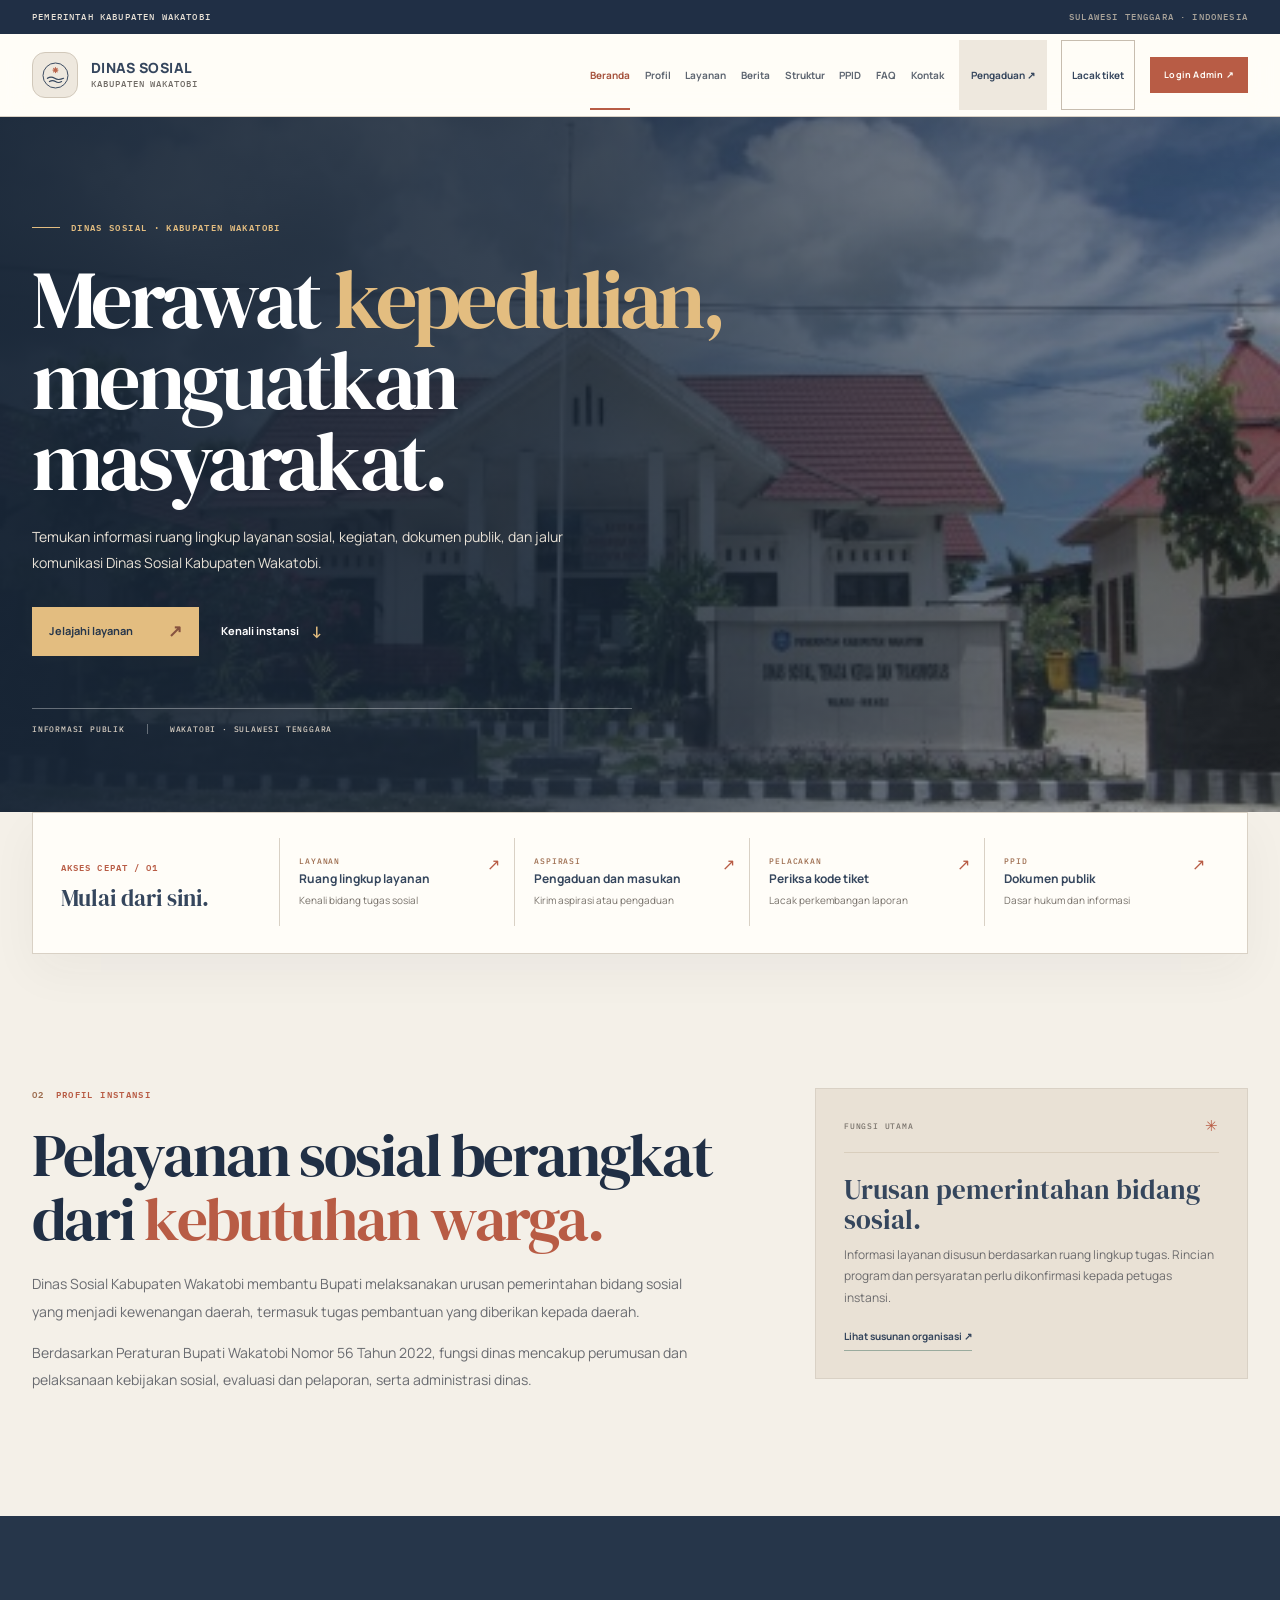
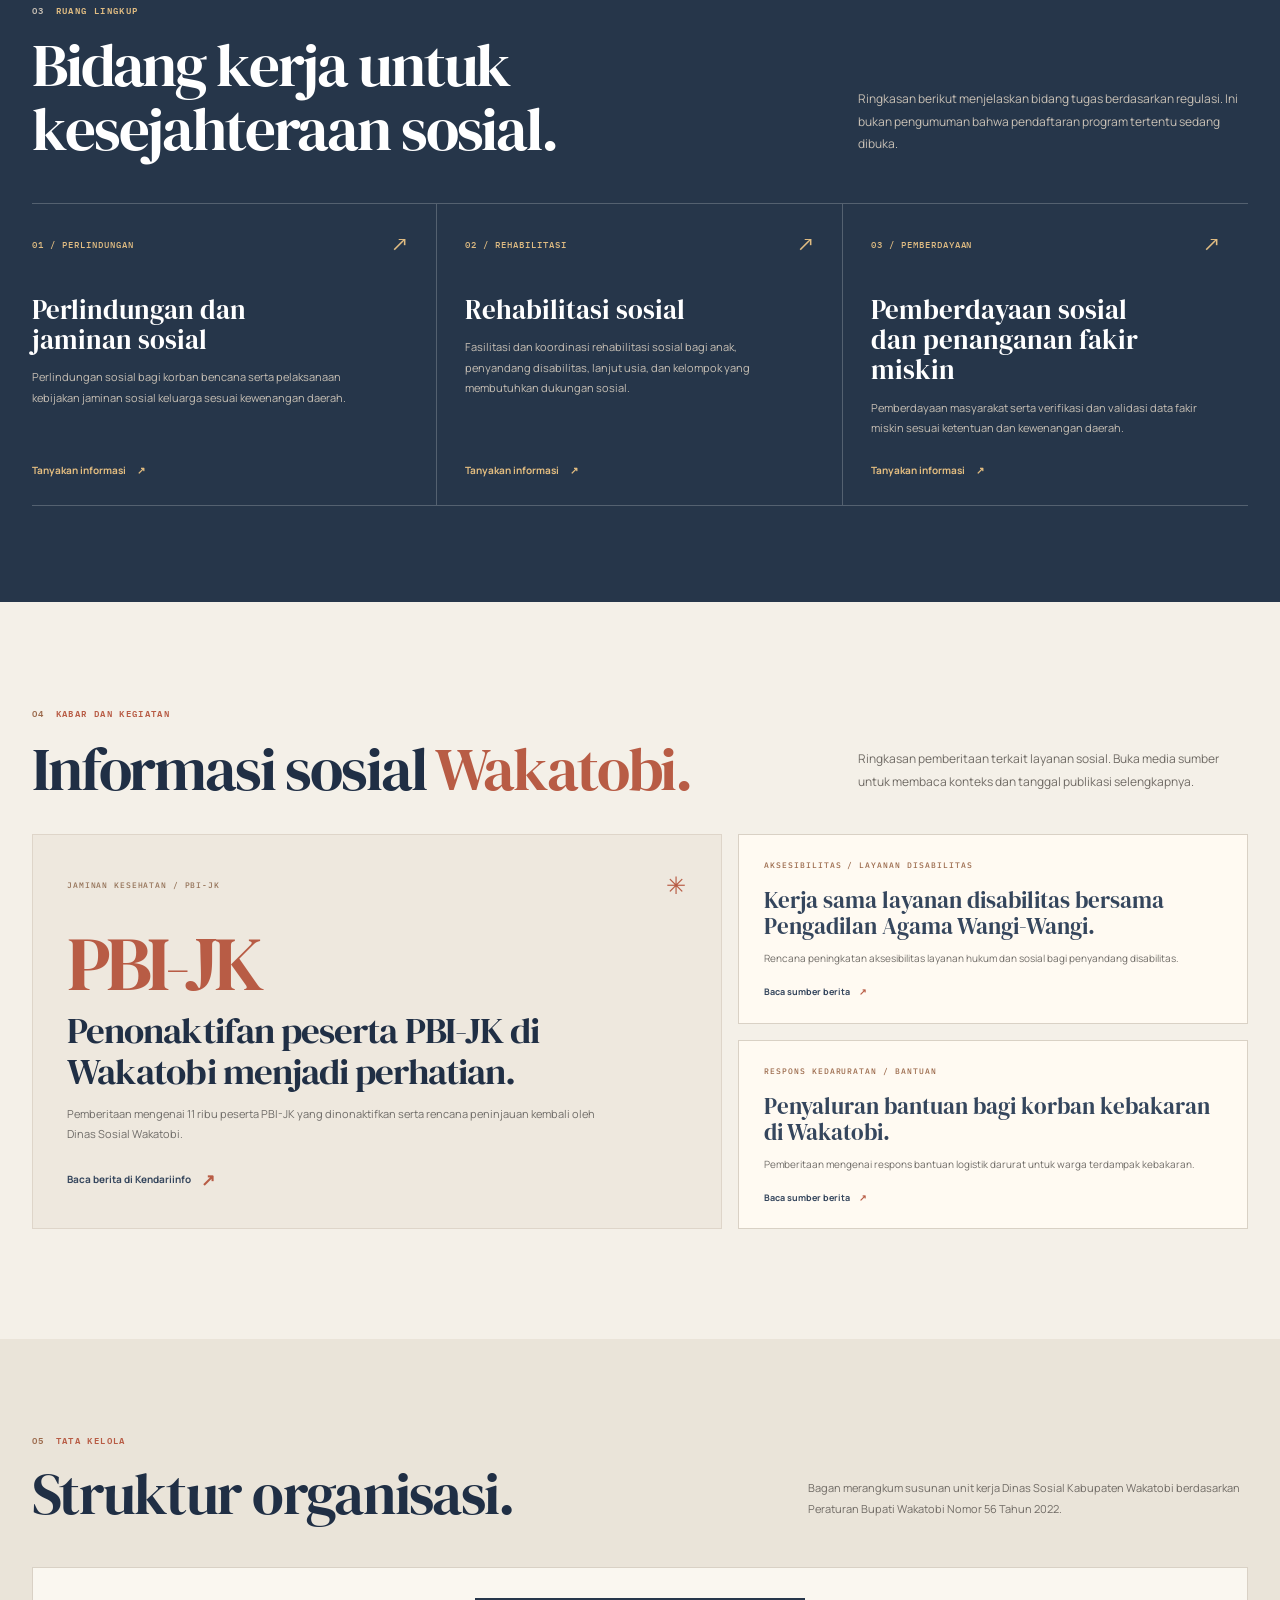
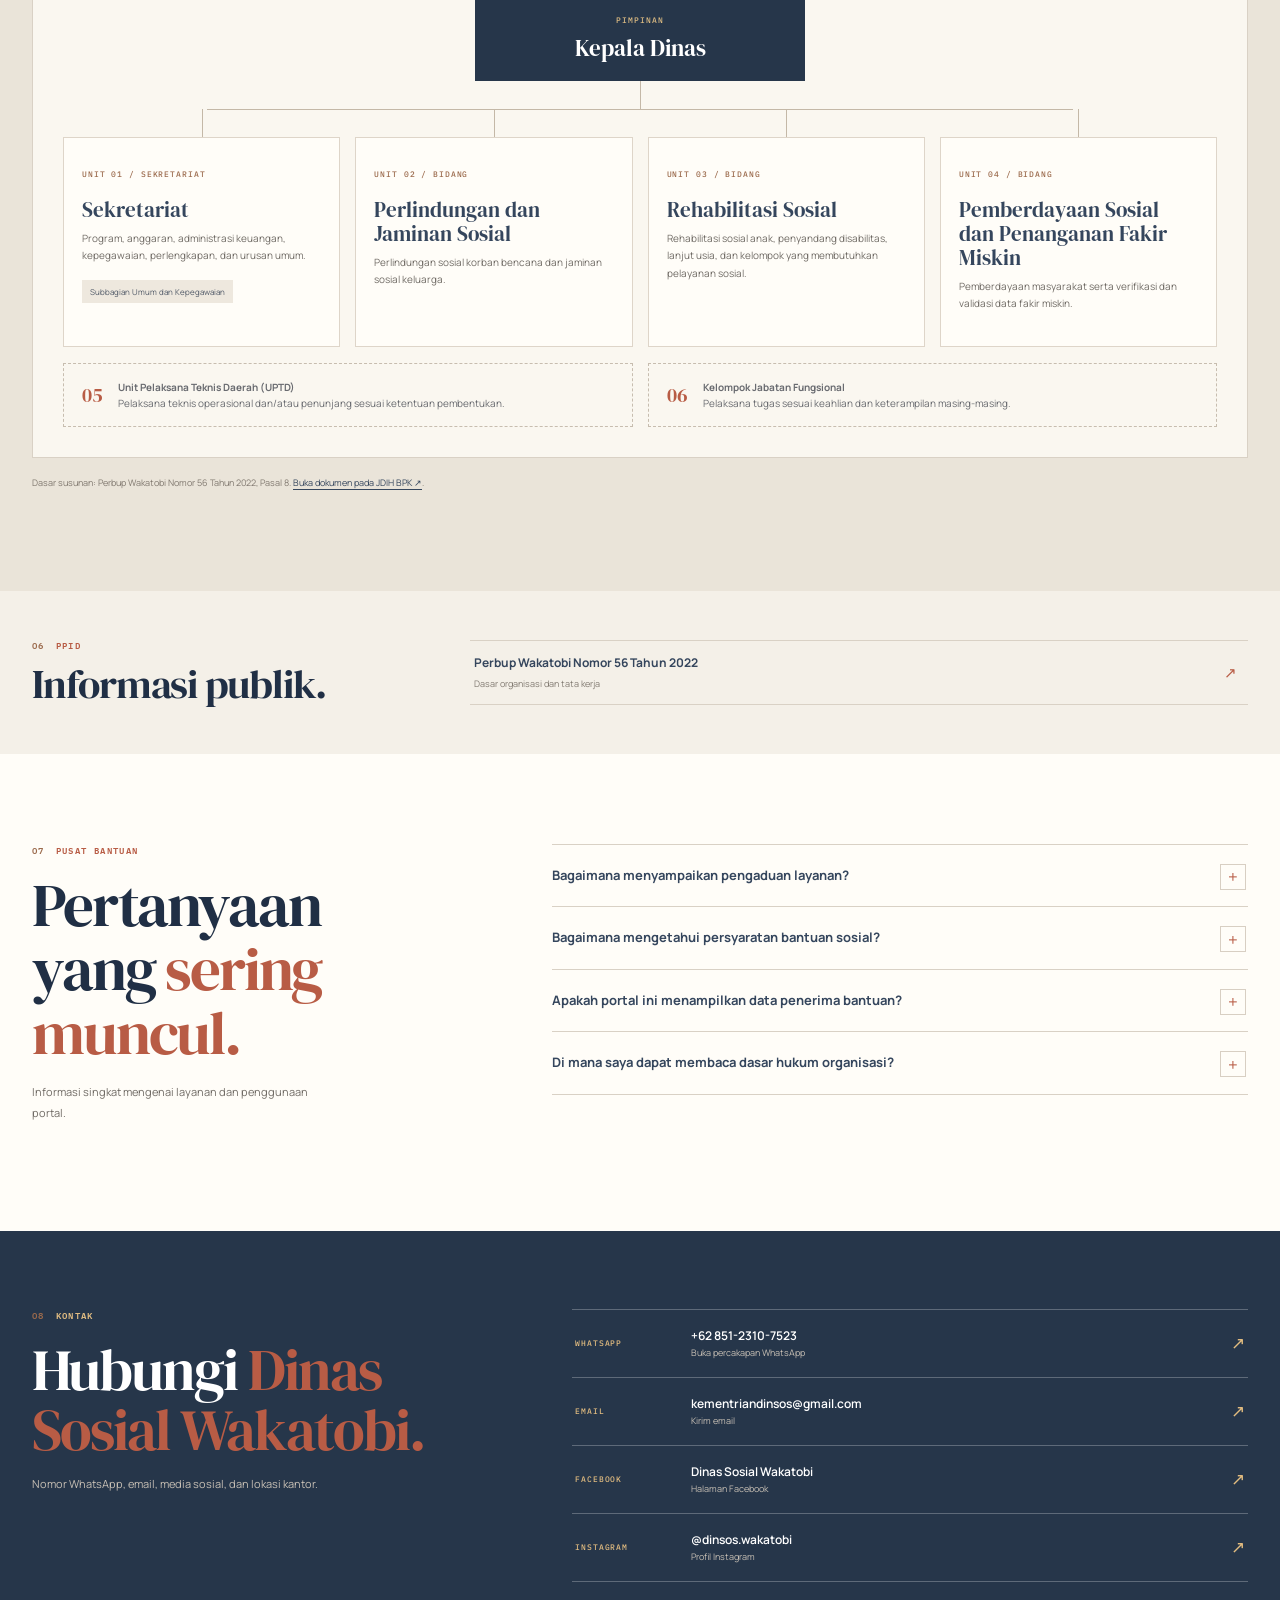
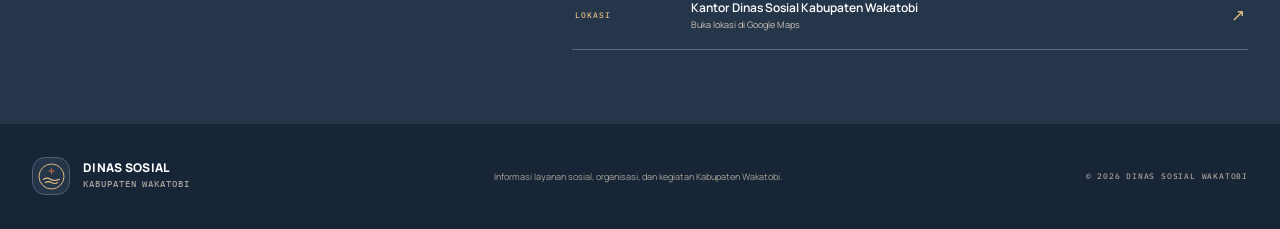
<file: index.html>
<!doctype html>
<html lang="id">
<head>
<meta charset="utf-8">
<meta name="viewport" content="width=device-width,initial-scale=1">
<meta name="theme-color" content="#172536">
<meta name="description" content="Informasi layanan, program, organisasi, dan kegiatan Dinas Sosial Kabupaten Wakatobi.">
<title>Dinas Sosial Kabupaten Wakatobi</title>
<link rel="preconnect" href="https://fonts.googleapis.com">
<link rel="preconnect" href="https://fonts.gstatic.com" crossorigin>
<link rel="stylesheet" href="css/home.css">
<script src="js/home.js" defer></script>
</head>
<body>
<a class="skip-link" href="#konten">Lewati ke konten utama</a>
<div class="gov-strip"><div class="site-container"><span>Pemerintah Kabupaten Wakatobi</span><span>Sulawesi Tenggara · Indonesia</span></div></div>
<header class="site-header">
  <div class="header-main">
    <a class="identity" href="#beranda" aria-label="Dinas Sosial Kabupaten Wakatobi, beranda">
      <span class="identity-emblem" aria-hidden="true">
        <svg viewBox="0 0 36 36" fill="none">
          <circle cx="18" cy="18" r="15.5" stroke="currentColor" stroke-width="1.2"/>
          <path d="M8 21.5c3.1-2.2 5.8-2.2 9 0s5.9 2.2 11 0M10.5 25.5c2.7-1.6 5-1.6 7.5 0s4.9 1.6 7.5 0" stroke="currentColor" stroke-width="1.5" stroke-linecap="round"/>
          <path d="M18 8.2v6.2m-3.1-3.1H21m-5.3-2.2 4.4 4.4m0-4.4-4.4 4.4" stroke="#bb654c" stroke-width="1.35" stroke-linecap="round"/>
        </svg>
      </span>
      <span class="identity-copy"><strong>DINAS SOSIAL</strong><small>Kabupaten Wakatobi</small></span>
    </a>
    <nav class="site-nav" id="site-nav" aria-label="Navigasi utama">
      <a href="#beranda">Beranda</a>
      <a href="#profil">Profil</a>
      <a href="#layanan">Layanan</a>
      <a href="#informasi">Berita</a>
      <a href="#struktur">Struktur</a>
      <a href="#ppid">PPID</a>
      <a href="#faq">FAQ</a>
      <a href="#kontak">Kontak</a>
      <a class="nav-strong" href="pengaduan.html">Pengaduan ↗</a>
      <a class="nav-track" href="pelacakan.html">Lacak tiket</a>
      <a class="nav-admin" href="/akses-pengelola-6f2c9b8d41e7">Login Admin ↗</a>
    </nav>
  </div>
</header>
<main id="konten">
  <section class="hero" id="beranda">
    <div class="hero-copy">
      <div class="eyebrow">Dinas Sosial · Kabupaten Wakatobi</div>
      <h1>Merawat <em>kepedulian,</em> menguatkan masyarakat.</h1>
      <p class="hero-description">Temukan informasi ruang lingkup layanan sosial, kegiatan, dokumen publik, dan jalur komunikasi Dinas Sosial Kabupaten Wakatobi.</p>
      <div class="hero-actions">
        <a class="button-dark" href="#layanan">Jelajahi layanan <span aria-hidden="true">↗</span></a>
        <a class="text-link" href="#profil">Kenali instansi <span aria-hidden="true">↓</span></a>
      </div>
      <div class="hero-foot"><span>Informasi publik</span><span>Wakatobi · Sulawesi Tenggara</span></div>
    </div>
    <figure class="hero-photo">
      <img src="dinsos-dari-depan.jpg" alt="Tampak depan kantor Dinas Sosial Kabupaten Wakatobi" fetchpriority="high">
    </figure>
  </section>

  <section class="quick-panel" aria-label="Akses cepat">
    <div class="quick-intro"><small>AKSES CEPAT / 01</small><strong>Mulai dari sini.</strong></div>
    <div class="quick-grid">
      <a class="quick-link" href="#layanan"><span class="quick-arrow" aria-hidden="true">↗</span><small>LAYANAN</small><strong>Ruang lingkup layanan</strong><em>Kenali bidang tugas sosial</em></a>
      <a class="quick-link" href="pengaduan.html#buat-pengaduan"><span class="quick-arrow" aria-hidden="true">↗</span><small>ASPIRASI</small><strong>Pengaduan dan masukan</strong><em>Kirim aspirasi atau pengaduan</em></a>
      <a class="quick-link" href="pelacakan.html"><span class="quick-arrow" aria-hidden="true">↗</span><small>PELACAKAN</small><strong>Periksa kode tiket</strong><em>Lacak perkembangan laporan</em></a>
      <a class="quick-link" href="#ppid"><span class="quick-arrow" aria-hidden="true">↗</span><small>PPID</small><strong>Dokumen publik</strong><em>Dasar hukum dan informasi</em></a>
    </div>
  </section>

  <section class="profile-section section-shell" id="profil">
    <div class="profile-copy">
      <div class="section-label"><span class="section-number">02</span> PROFIL INSTANSI</div>
      <h2>Pelayanan sosial berangkat dari <em>kebutuhan warga.</em></h2>
      <p>Dinas Sosial Kabupaten Wakatobi membantu Bupati melaksanakan urusan pemerintahan bidang sosial yang menjadi kewenangan daerah, termasuk tugas pembantuan yang diberikan kepada daerah.</p>
      <p>Berdasarkan Peraturan Bupati Wakatobi Nomor 56 Tahun 2022, fungsi dinas mencakup perumusan dan pelaksanaan kebijakan sosial, evaluasi dan pelaporan, serta administrasi dinas.</p>
    </div>
    <aside class="profile-aside">
      <div class="aside-mark"><span>FUNGSI UTAMA</span><b>✳</b></div>
      <h3>Urusan pemerintahan bidang sosial.</h3>
      <p>Informasi layanan disusun berdasarkan ruang lingkup tugas. Rincian program dan persyaratan perlu dikonfirmasi kepada petugas instansi.</p>
      <a href="#struktur">Lihat susunan organisasi ↗</a>
    </aside>
  </section>

  <section class="services-section" id="layanan">
    <div class="section-shell">
      <div class="services-head">
        <div class="section-heading"><div class="section-label"><span class="section-number">03</span> RUANG LINGKUP</div><h2>Bidang kerja untuk kesejahteraan sosial.</h2></div>
        <p>Ringkasan berikut menjelaskan bidang tugas berdasarkan regulasi. Ini bukan pengumuman bahwa pendaftaran program tertentu sedang dibuka.</p>
      </div>
      <div class="service-grid">
        <article class="service-card">
          <div class="service-top"><span>01 / PERLINDUNGAN</span><b aria-hidden="true">↗</b></div>
          <h3>Perlindungan dan jaminan sosial</h3>
          <p>Perlindungan sosial bagi korban bencana serta pelaksanaan kebijakan jaminan sosial keluarga sesuai kewenangan daerah.</p>
          <a href="#kontak">Tanyakan informasi <span aria-hidden="true">↗</span></a>
        </article>
        <article class="service-card">
          <div class="service-top"><span>02 / REHABILITASI</span><b aria-hidden="true">↗</b></div>
          <h3>Rehabilitasi sosial</h3>
          <p>Fasilitasi dan koordinasi rehabilitasi sosial bagi anak, penyandang disabilitas, lanjut usia, dan kelompok yang membutuhkan dukungan sosial.</p>
          <a href="#kontak">Tanyakan informasi <span aria-hidden="true">↗</span></a>
        </article>
        <article class="service-card">
          <div class="service-top"><span>03 / PEMBERDAYAAN</span><b aria-hidden="true">↗</b></div>
          <h3>Pemberdayaan sosial dan penanganan fakir miskin</h3>
          <p>Pemberdayaan masyarakat serta verifikasi dan validasi data fakir miskin sesuai ketentuan dan kewenangan daerah.</p>
          <a href="#kontak">Tanyakan informasi <span aria-hidden="true">↗</span></a>
        </article>
      </div>
    </div>
  </section>

  <section class="news-section section-shell" id="informasi">
    <div class="news-head">
      <div class="section-heading"><div class="section-label"><span class="section-number">04</span> KABAR DAN KEGIATAN</div><h2>Informasi sosial <em>Wakatobi.</em></h2></div>
      <p>Ringkasan pemberitaan terkait layanan sosial. Buka media sumber untuk membaca konteks dan tanggal publikasi selengkapnya.</p>
    </div>
    <div class="news-layout">
      <article class="news-feature">
        <div class="news-feature-top"><span>JAMINAN KESEHATAN / PBI-JK</span><b aria-hidden="true">✳</b></div>
        <div>
          <div class="news-feature-code">PBI-JK</div>
          <h3>Penonaktifan peserta PBI-JK di Wakatobi menjadi perhatian.</h3>
          <p>Pemberitaan mengenai 11 ribu peserta PBI-JK yang dinonaktifkan serta rencana peninjauan kembali oleh Dinas Sosial Wakatobi.</p>
          <a class="news-source" href="https://kendariinfo.com/11-ribu-peserta-pbi-jk-di-wakatobi-dinonaktifkan-kepala-dinsos-akan-ditinjau-kembali/" target="_blank" rel="noopener noreferrer">Baca berita di Kendariinfo <span aria-hidden="true">↗</span></a>
        </div>
      </article>
      <div class="news-stack">
        <article class="news-item">
          <small>AKSESIBILITAS / LAYANAN DISABILITAS</small>
          <h3>Kerja sama layanan disabilitas bersama Pengadilan Agama Wangi-Wangi.</h3>
          <p>Rencana peningkatan aksesibilitas layanan hukum dan sosial bagi penyandang disabilitas.</p>
          <a href="https://www.pa-wangiwangi.go.id/web/publikasi/berita/jalin-kerja-sama%2C-pa-wangi-wangi-dan-dinsos-wakatobi-matangkan-draft-mou-layanan-disabilitas.html" target="_blank" rel="noopener noreferrer">Baca sumber berita <span aria-hidden="true">↗</span></a>
        </article>
        <article class="news-item">
          <small>RESPONS KEDARURATAN / BANTUAN</small>
          <h3>Penyaluran bantuan bagi korban kebakaran di Wakatobi.</h3>
          <p>Pemberitaan mengenai respons bantuan logistik darurat untuk warga terdampak kebakaran.</p>
          <a href="https://kabarwakatobi.com/dinsos-reaksi-cepat-salurkan-bantuan-untuk-korban-kebakaran-di-wakatobi/" target="_blank" rel="noopener noreferrer">Baca sumber berita <span aria-hidden="true">↗</span></a>
        </article>
      </div>
    </div>
  </section>

  <section class="organization-section" id="struktur">
    <div class="section-shell">
      <div class="organization-head">
        <div><div class="section-label"><span class="section-number">05</span> TATA KELOLA</div><h2>Struktur organisasi.</h2></div>
        <p>Bagan merangkum susunan unit kerja Dinas Sosial Kabupaten Wakatobi berdasarkan Peraturan Bupati Wakatobi Nomor 56 Tahun 2022.</p>
      </div>
      <div class="org-tree" aria-label="Bagan struktur organisasi Dinas Sosial Kabupaten Wakatobi">
        <div class="org-lead"><small>PIMPINAN</small><strong>Kepala Dinas</strong></div>
        <div class="org-stem" aria-hidden="true"></div>
        <div class="org-branches">
          <article class="org-card"><small>UNIT 01 / SEKRETARIAT</small><h3>Sekretariat</h3><p>Program, anggaran, administrasi keuangan, kepegawaian, perlengkapan, dan urusan umum.</p><span class="org-tag">Subbagian Umum dan Kepegawaian</span></article>
          <article class="org-card"><small>UNIT 02 / BIDANG</small><h3>Perlindungan dan Jaminan Sosial</h3><p>Perlindungan sosial korban bencana dan jaminan sosial keluarga.</p></article>
          <article class="org-card"><small>UNIT 03 / BIDANG</small><h3>Rehabilitasi Sosial</h3><p>Rehabilitasi sosial anak, penyandang disabilitas, lanjut usia, dan kelompok yang membutuhkan pelayanan sosial.</p></article>
          <article class="org-card"><small>UNIT 04 / BIDANG</small><h3>Pemberdayaan Sosial dan Penanganan Fakir Miskin</h3><p>Pemberdayaan masyarakat serta verifikasi dan validasi data fakir miskin.</p></article>
        </div>
        <div class="org-support">
          <article><b>05</b><span><strong>Unit Pelaksana Teknis Daerah (UPTD)</strong><br>Pelaksana teknis operasional dan/atau penunjang sesuai ketentuan pembentukan.</span></article>
          <article><b>06</b><span><strong>Kelompok Jabatan Fungsional</strong><br>Pelaksana tugas sesuai keahlian dan keterampilan masing-masing.</span></article>
        </div>
      </div>
      <p class="org-source">Dasar susunan: Perbup Wakatobi Nomor 56 Tahun 2022, Pasal 8. <a href="https://peraturan.bpk.go.id/Details/279773/perbup-kab-wakatobi-no-56-tahun-2022" target="_blank" rel="noopener noreferrer">Buka dokumen pada JDIH BPK ↗</a>.</p>
    </div>
  </section>

  <section class="ppid-section section-shell" id="ppid">
    <div class="ppid-layout">
      <div class="ppid-intro"><div class="section-label"><span class="section-number">06</span> PPID</div><h2>Informasi publik.</h2></div>
      <div class="document-list">
        <a class="document-row" href="https://peraturan.bpk.go.id/Details/279773/perbup-kab-wakatobi-no-56-tahun-2022" target="_blank" rel="noopener noreferrer"><div><strong>Perbup Wakatobi Nomor 56 Tahun 2022</strong><small>Dasar organisasi dan tata kerja</small></div><b>↗</b></a>
      </div>
    </div>
  </section>

  <section class="faq-section" id="faq">
    <div class="section-shell faq-layout">
      <div class="faq-intro"><div class="section-label"><span class="section-number">07</span> PUSAT BANTUAN</div><h2>Pertanyaan yang <em>sering muncul.</em></h2><p>Informasi singkat mengenai layanan dan penggunaan portal.</p></div>
      <div class="faq-list">
        <details><summary>Bagaimana menyampaikan pengaduan layanan?</summary><p>Pengaduan layanan publik dapat disampaikan melalui SP4N-LAPOR! dengan memilih instansi tujuan yang sesuai.</p></details>
        <details><summary>Bagaimana mengetahui persyaratan bantuan sosial?</summary><p>Persyaratan dan jadwal berbeda menurut program. Konfirmasikan informasi terbaru kepada Dinas Sosial sebelum menyiapkan dokumen.</p></details>
        <details><summary>Apakah portal ini menampilkan data penerima bantuan?</summary><p>Tidak. Portal ini tidak menyediakan pencarian data pribadi penerima bantuan dan tidak meminta NIK, nomor KK, atau dokumen identitas.</p></details>
        <details><summary>Di mana saya dapat membaca dasar hukum organisasi?</summary><p>Peraturan Bupati Wakatobi Nomor 56 Tahun 2022 dapat dibuka melalui tautan JDIH BPK pada bagian PPID.</p></details>
      </div>
    </div>
  </section>

  <section class="contact-section" id="kontak">
    <div class="section-shell">
      <div class="contact-layout">
        <div class="contact-copy">
          <div class="section-label"><span class="section-number">08</span> KONTAK</div>
          <h2>Hubungi <em>Dinas Sosial Wakatobi.</em></h2>
          <p>Nomor WhatsApp, email, media sosial, dan lokasi kantor.</p>
        </div>
        <address class="contact-directory">
          <a class="contact-entry" href="https://wa.me/6285123107523" target="_blank" rel="noopener noreferrer">
            <span class="contact-kind">WHATSAPP</span>
            <span class="contact-detail"><strong>+62 851-2310-7523</strong><small>Buka percakapan WhatsApp</small></span>
            <span class="contact-arrow" aria-hidden="true">↗</span>
          </a>
          <a class="contact-entry" href="mailto:kementriandinsos@gmail.com">
            <span class="contact-kind">EMAIL</span>
            <span class="contact-detail"><strong>kementriandinsos@gmail.com</strong><small>Kirim email</small></span>
            <span class="contact-arrow" aria-hidden="true">↗</span>
          </a>
          <a class="contact-entry" href="https://www.facebook.com/share/1PDdCA19w4/" target="_blank" rel="noopener noreferrer">
            <span class="contact-kind">FACEBOOK</span>
            <span class="contact-detail"><strong>Dinas Sosial Wakatobi</strong><small>Halaman Facebook</small></span>
            <span class="contact-arrow" aria-hidden="true">↗</span>
          </a>
          <a class="contact-entry" href="https://www.instagram.com/dinsos.wakatobi?exln=MWNtM3VzYnp3ZDNqcQ==" target="_blank" rel="noopener noreferrer">
            <span class="contact-kind">INSTAGRAM</span>
            <span class="contact-detail"><strong>@dinsos.wakatobi</strong><small>Profil Instagram</small></span>
            <span class="contact-arrow" aria-hidden="true">↗</span>
          </a>
          <a class="contact-entry" href="https://maps.app.goo.gl/2FkVuDJSB2kvYJpP6" target="_blank" rel="noopener noreferrer">
            <span class="contact-kind">LOKASI</span>
            <span class="contact-detail"><strong>Kantor Dinas Sosial Kabupaten Wakatobi</strong><small>Buka lokasi di Google Maps</small></span>
            <span class="contact-arrow" aria-hidden="true">↗</span>
          </a>
        </address>
      </div>
    </div>
  </section>

</main>
<footer class="site-footer">
  <div class="footer-main">
    <a class="identity footer-identity" href="#beranda"><span class="identity-emblem" aria-hidden="true"><svg viewBox="0 0 36 36" fill="none"><circle cx="18" cy="18" r="15.5" stroke="currentColor" stroke-width="1.2"/><path d="M8 21.5c3.1-2.2 5.8-2.2 9 0s5.9 2.2 11 0M10.5 25.5c2.7-1.6 5-1.6 7.5 0s4.9 1.6 7.5 0" stroke="currentColor" stroke-width="1.5" stroke-linecap="round"/><path d="M18 8.2v6.2m-3.1-3.1H21" stroke="#bb654c" stroke-width="1.35" stroke-linecap="round"/></svg></span><span class="identity-copy"><strong>DINAS SOSIAL</strong><small>Kabupaten Wakatobi</small></span></a>
    <p>Informasi layanan sosial, organisasi, dan kegiatan Kabupaten Wakatobi.</p>
    <span>© <span id="year">2026</span> DINAS SOSIAL WAKATOBI</span>
  </div>
</footer>
</body>
</html>
</file>
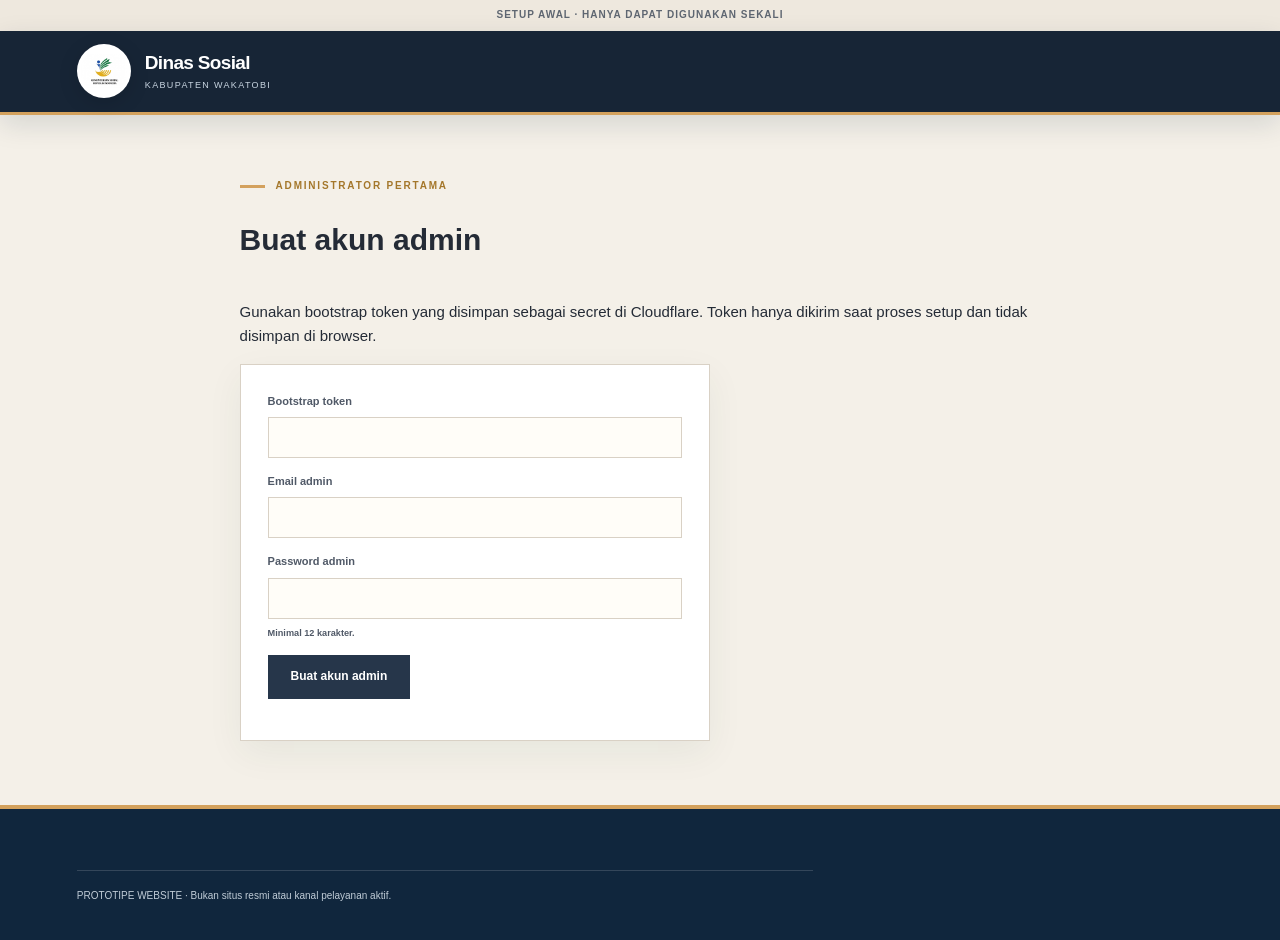
<file: admin-setup.html>
<!doctype html>
<html lang="id"><head><meta charset="utf-8"><meta name="viewport" content="width=device-width,initial-scale=1"><meta name="theme-color" content="#164e43"><meta name="robots" content="noindex,nofollow"><title>Setup Admin | Dinsos Wakatobi</title><link rel="stylesheet" href="css/styles.css"><script src="js/main.js" defer></script></head>
<body><div class="demo-notice">SETUP AWAL · HANYA DAPAT DIGUNAKAN SEKALI</div><header class="site-header"><a class="identity" href="index.html"><img class="identity-logo" src="logo-kemensos.jpg" alt=""><span class="identity-copy"><strong>Dinas Sosial</strong><small>Kabupaten Wakatobi</small></span></a></header><main class="section-wrap admin-page"><div class="section-label">ADMINISTRATOR PERTAMA</div><h1>Buat akun admin</h1><p>Gunakan bootstrap token yang disimpan sebagai secret di Cloudflare. Token hanya dikirim saat proses setup dan tidak disimpan di browser.</p><form id="admin-setup" class="admin-login-page"><label>Bootstrap token<input name="token" type="password" autocomplete="off" required></label><label>Email admin<input name="email" type="email" autocomplete="username" required></label><label>Password admin<input name="password" type="password" minlength="12" autocomplete="new-password" required><small>Minimal 12 karakter.</small></label><button type="submit">Buat akun admin</button><p id="setup-feedback" role="status"></p></form></main><footer class="site-footer"><div class="footer-bottom"><p>PROTOTIPE WEBSITE · Bukan situs resmi atau kanal pelayanan aktif.</p></div></footer></body></html>
</file>
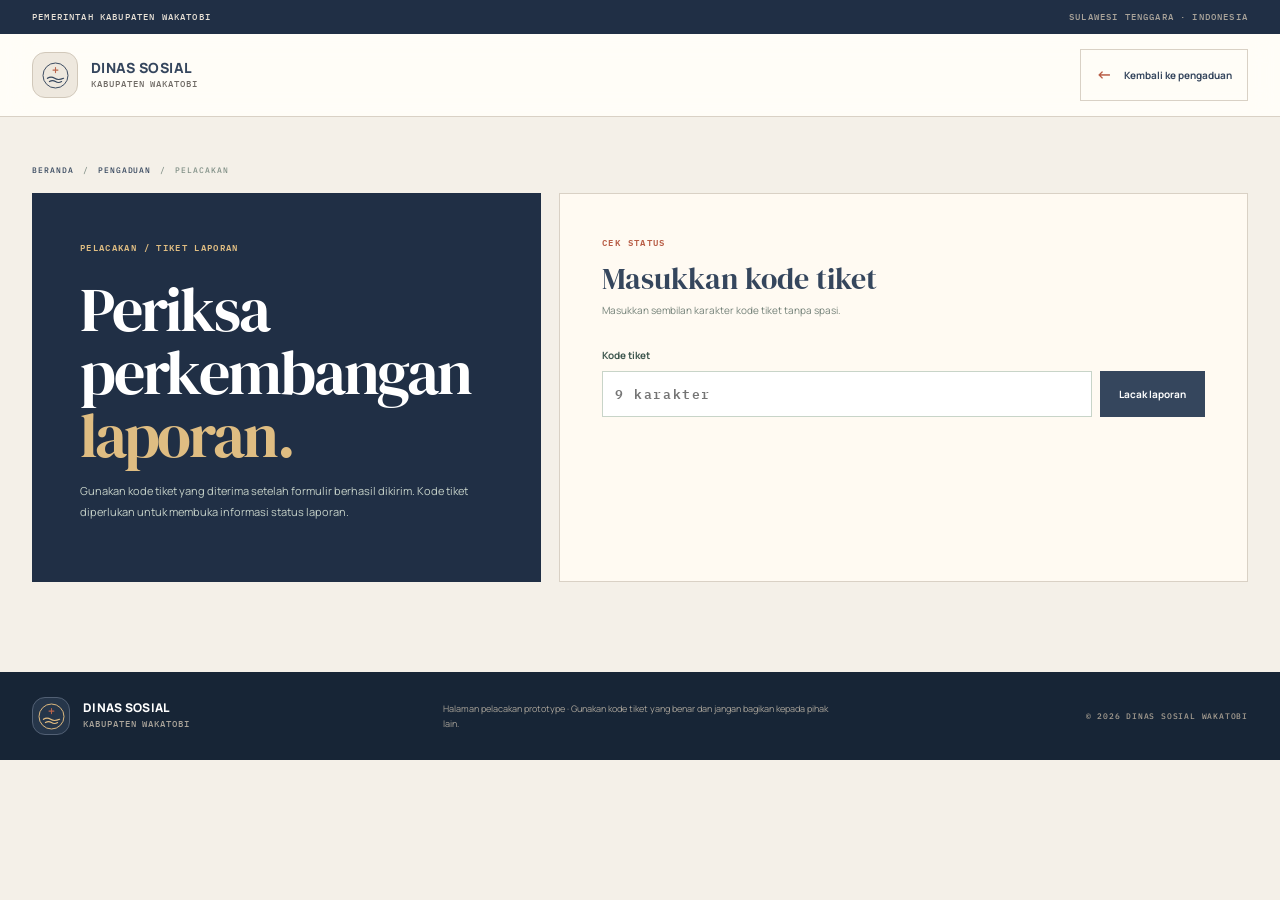
<file: pelacakan.html>
<!doctype html>
<html lang="id">
<head>
<meta charset="utf-8">
<meta name="viewport" content="width=device-width,initial-scale=1">
<meta name="robots" content="noindex,nofollow">
<meta name="theme-color" content="#102f2e">
<meta name="description" content="Periksa status laporan menggunakan kode tiket.">
<title>Pelacakan Pengaduan | Dinas Sosial Wakatobi</title>
<link rel="preconnect" href="https://fonts.googleapis.com">
<link rel="preconnect" href="https://fonts.gstatic.com" crossorigin>
<link rel="stylesheet" href="css/home.css">
<link rel="stylesheet" href="css/public.css">
<script src="js/main.js" defer></script>
</head>
<body class="public-page">
<a class="skip-link" href="#konten">Lewati ke pelacakan</a>
<div class="gov-strip"><div class="site-container"><span>Pemerintah Kabupaten Wakatobi</span><span>Sulawesi Tenggara · Indonesia</span></div></div>
<header class="site-header">
  <div class="header-main">
    <a class="identity" href="index.html" aria-label="Dinas Sosial Kabupaten Wakatobi, beranda">
      <span class="identity-emblem" aria-hidden="true"><svg viewBox="0 0 36 36" fill="none"><circle cx="18" cy="18" r="15.5" stroke="currentColor" stroke-width="1.2"/><path d="M8 21.5c3.1-2.2 5.8-2.2 9 0s5.9 2.2 11 0M10.5 25.5c2.7-1.6 5-1.6 7.5 0s4.9 1.6 7.5 0" stroke="currentColor" stroke-width="1.5" stroke-linecap="round"/><path d="M18 8.2v6.2m-3.1-3.1H21" stroke="#bb654c" stroke-width="1.35" stroke-linecap="round"/></svg></span>
      <span class="identity-copy"><strong>DINAS SOSIAL</strong><small>Kabupaten Wakatobi</small></span>
    </a>
    <a class="service-back" href="pengaduan.html"><span aria-hidden="true">←</span> Kembali ke pengaduan</a>
  </div>
</header>
<main class="service-main" id="konten">
  <div class="site-container">
    <div class="service-breadcrumb"><a href="index.html">Beranda</a><span>/</span><a href="pengaduan.html">Pengaduan</a><span>/</span><span>Pelacakan</span></div>
    <div class="tracking-page-layout">
      <section class="tracking-page-intro">
        <div class="section-label">PELACAKAN / TIKET LAPORAN</div>
        <h1>Periksa perkembangan <em>laporan.</em></h1>
        <p>Gunakan kode tiket yang diterima setelah formulir berhasil dikirim. Kode tiket diperlukan untuk membuka informasi status laporan.</p>
      </section>
      <section class="tracking-page-form" aria-labelledby="track-title">
        <div class="section-label">CEK STATUS</div>
        <h2 id="track-title">Masukkan kode tiket</h2>
        <p>Masukkan sembilan karakter kode tiket tanpa spasi.</p>
        <form id="track-form" class="tracking-form">
          <label for="track-code">Kode tiket</label>
          <div><input id="track-code" name="code" minlength="9" maxlength="9" autocomplete="off" placeholder="9 karakter" required><button type="submit">Lacak laporan</button></div>
        </form>
        <p id="track-feedback" class="form-feedback" role="status" aria-live="polite"></p>
        <div id="track-result" aria-live="polite"></div>
      </section>
    </div>
  </div>
</main>
<footer class="site-footer service-footer">
  <div class="footer-main">
    <a class="identity footer-identity" href="index.html"><span class="identity-emblem" aria-hidden="true"><svg viewBox="0 0 36 36" fill="none"><circle cx="18" cy="18" r="15.5" stroke="currentColor" stroke-width="1.2"/><path d="M8 21.5c3.1-2.2 5.8-2.2 9 0s5.9 2.2 11 0M10.5 25.5c2.7-1.6 5-1.6 7.5 0s4.9 1.6 7.5 0" stroke="currentColor" stroke-width="1.5" stroke-linecap="round"/><path d="M18 8.2v6.2m-3.1-3.1H21" stroke="#bb654c" stroke-width="1.35" stroke-linecap="round"/></svg></span><span class="identity-copy"><strong>DINAS SOSIAL</strong><small>Kabupaten Wakatobi</small></span></a>
    <p>Halaman pelacakan prototype · Gunakan kode tiket yang benar dan jangan bagikan kepada pihak lain.</p>
    <span>© <span id="year">2026</span> DINAS SOSIAL WAKATOBI</span>
  </div>
</footer>
</body>
</html>
</file>
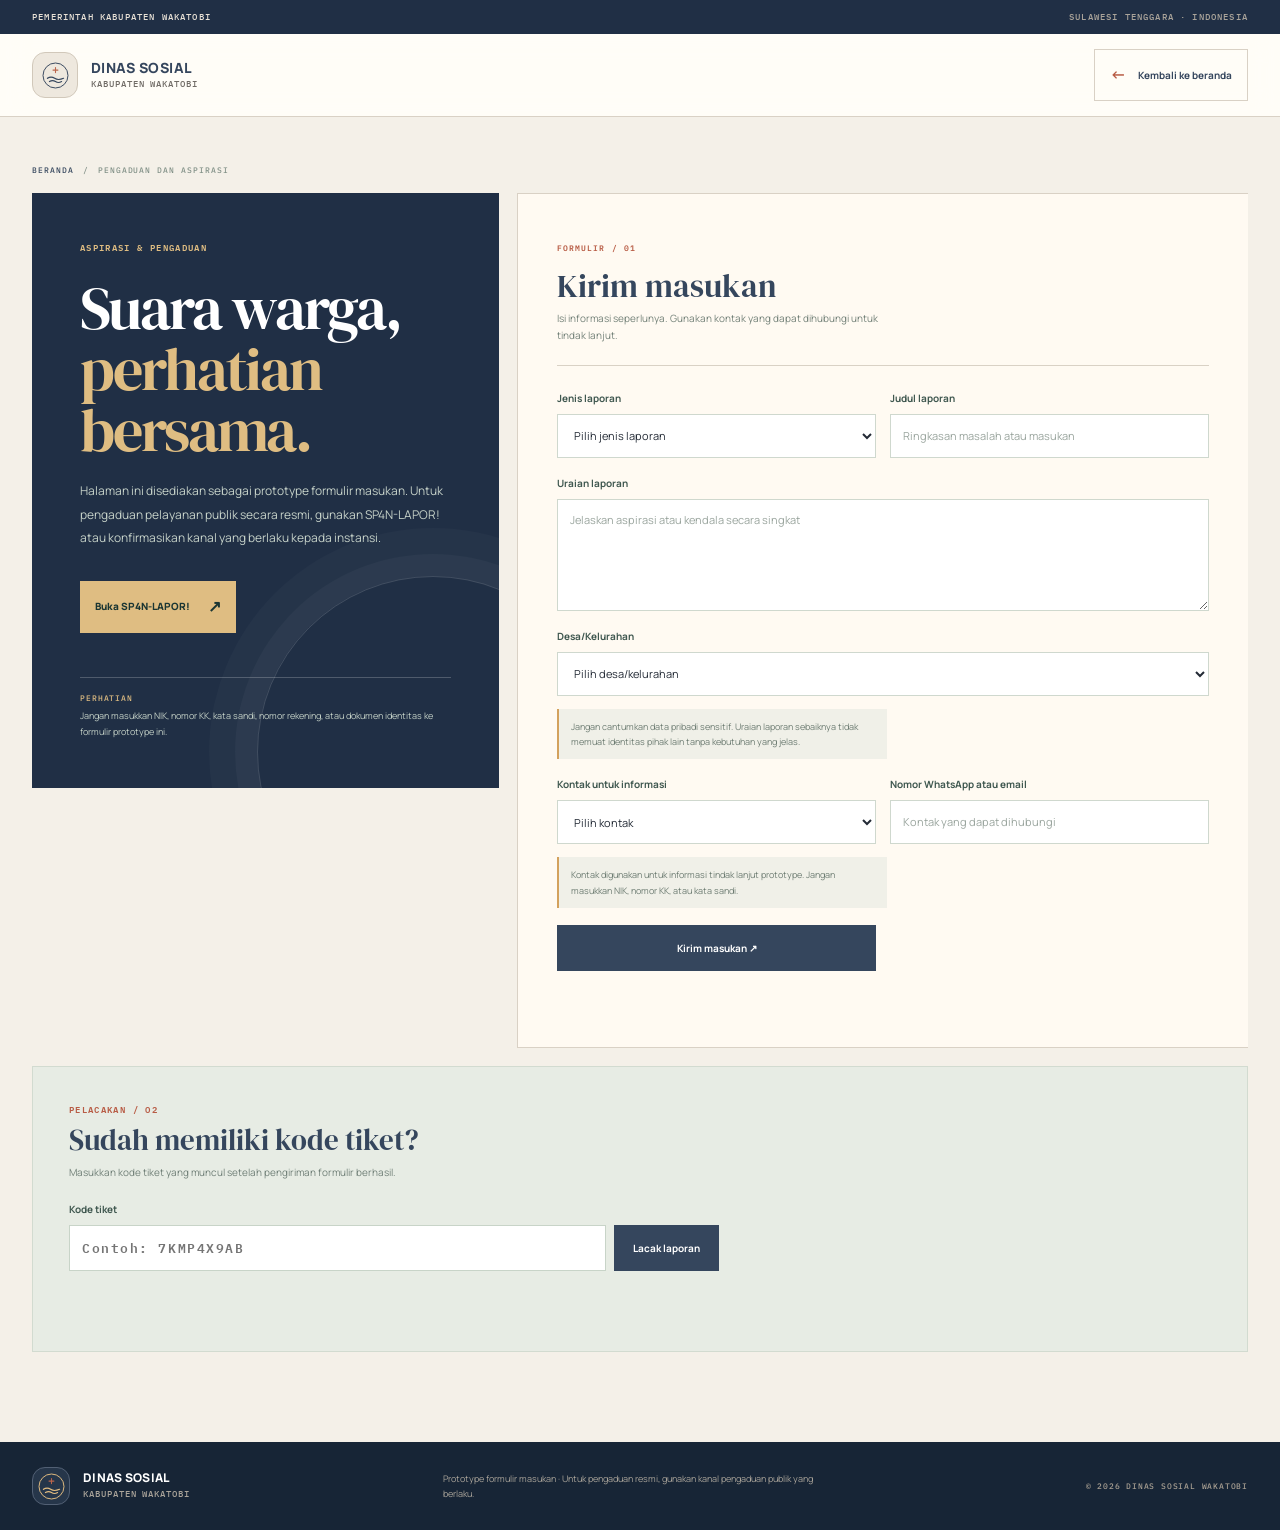
<file: pengaduan.html>
<!doctype html>
<html lang="id">
<head>
<meta charset="utf-8">
<meta name="viewport" content="width=device-width,initial-scale=1">
<meta name="theme-color" content="#102f2e">
<meta name="description" content="Formulir prototype untuk masukan dan aspirasi kepada Dinas Sosial Kabupaten Wakatobi.">
<title>Pengaduan dan Aspirasi | Dinas Sosial Wakatobi</title>
<link rel="preconnect" href="https://fonts.googleapis.com">
<link rel="preconnect" href="https://fonts.gstatic.com" crossorigin>
<link rel="stylesheet" href="css/home.css">
<link rel="stylesheet" href="css/public.css">
<script src="js/main.js" defer></script>
</head>
<body class="public-page">
<a class="skip-link" href="#konten">Lewati ke formulir</a>
<div class="gov-strip"><div class="site-container"><span>Pemerintah Kabupaten Wakatobi</span><span>Sulawesi Tenggara · Indonesia</span></div></div>
<header class="site-header">
  <div class="header-main">
    <a class="identity" href="index.html" aria-label="Dinas Sosial Kabupaten Wakatobi, beranda">
      <span class="identity-emblem" aria-hidden="true"><svg viewBox="0 0 36 36" fill="none"><circle cx="18" cy="18" r="15.5" stroke="currentColor" stroke-width="1.2"/><path d="M8 21.5c3.1-2.2 5.8-2.2 9 0s5.9 2.2 11 0M10.5 25.5c2.7-1.6 5-1.6 7.5 0s4.9 1.6 7.5 0" stroke="currentColor" stroke-width="1.5" stroke-linecap="round"/><path d="M18 8.2v6.2m-3.1-3.1H21" stroke="#bb654c" stroke-width="1.35" stroke-linecap="round"/></svg></span>
      <span class="identity-copy"><strong>DINAS SOSIAL</strong><small>Kabupaten Wakatobi</small></span>
    </a>
    <a class="service-back" href="index.html"><span aria-hidden="true">←</span> Kembali ke beranda</a>
  </div>
</header>
<main class="service-main" id="konten">
  <div class="site-container">
    <div class="service-breadcrumb"><a href="index.html">Beranda</a><span>/</span><span>Pengaduan dan aspirasi</span></div>
    <div class="service-layout">
      <section class="service-intro">
        <div class="section-label">ASPIRASI &amp; PENGADUAN</div>
        <h1>Suara warga, <em>perhatian bersama.</em></h1>
        <p>Halaman ini disediakan sebagai prototype formulir masukan. Untuk pengaduan pelayanan publik secara resmi, gunakan SP4N-LAPOR! atau konfirmasikan kanal yang berlaku kepada instansi.</p>
        <a class="official-link" href="https://www.lapor.go.id/" target="_blank" rel="noopener noreferrer">Buka SP4N-LAPOR! <span aria-hidden="true">↗</span></a>
        <div class="service-warning"><strong>PERHATIAN</strong> Jangan masukkan NIK, nomor KK, kata sandi, nomor rekening, atau dokumen identitas ke formulir prototype ini.</div>
      </section>

      <section class="service-card" id="buat-pengaduan" aria-labelledby="form-title">
        <div class="service-card-heading"><small>FORMULIR / 01</small><h2 id="form-title">Kirim masukan</h2><p>Isi informasi seperlunya. Gunakan kontak yang dapat dihubungi untuk tindak lanjut.</p></div>
        <form class="public-form" id="complaint-form">
          <label>Jenis laporan
            <select name="kategori" required>
              <option value="">Pilih jenis laporan</option>
              <option>Aspirasi</option>
              <option>Pengaduan layanan</option>
              <option>Bantuan sosial</option>
              <option>Rehabilitasi sosial</option>
              <option>Lainnya</option>
            </select>
          </label>
          <label>Judul laporan
            <input name="judul" type="text" placeholder="Ringkasan masalah atau masukan" required>
          </label>
          <label class="full">Uraian laporan
            <textarea name="uraian" rows="4" placeholder="Jelaskan aspirasi atau kendala secara singkat" required></textarea>
          </label>
          <label class="full">Desa/Kelurahan
            <select name="lokasi" required>
              <option value="">Pilih desa/kelurahan</option>
              <optgroup label="Kecamatan Wangi-Wangi">
                <option>Pongo</option><option>Maleko</option><option>Longa</option><option>Tindoi</option><option>Wanci</option><option>Wandoka</option><option>Sombu</option><option>Waha</option><option>Waetuno</option><option>Pada Raya Makmur</option><option>Waelumu</option><option>Patuno</option><option>Wandoka Utara</option><option>Wandoka Selatan</option><option>Waginopo</option><option>Tindoi Timur</option><option>Posalu</option><option>Koroe Onawa</option><option>Wapia-Pia</option><option>Pookambua</option>
              </optgroup>
              <optgroup label="Kecamatan Wangi-Wangi Selatan">
                <option>Kapota</option><option>Kabita</option><option>Liya Mawi</option><option>Liya Togo</option><option>Matahora</option><option>Wungka</option><option>Numana</option><option>Mola Selatan</option><option>Mola Utara</option><option>Mandati I</option><option>Komala</option><option>Mandati II</option><option>Kapota Utara</option><option>Kabita Togo</option><option>Mandati III</option><option>Liya One Melangka</option><option>Wisata Kolo</option><option>Mola Samaturu</option><option>Mola Bahari</option><option>Mola Nelayan Bakti</option><option>Liya Bahari Indah</option>
              </optgroup>
            </select>
          </label>
          <p class="privacy-note">Jangan cantumkan data pribadi sensitif. Uraian laporan sebaiknya tidak memuat identitas pihak lain tanpa kebutuhan yang jelas.</p>
          <label>Kontak untuk informasi
            <select name="contactMethod" required>
              <option value="">Pilih kontak</option>
              <option value="whatsapp">Nomor WhatsApp</option>
              <option value="email">Email</option>
            </select>
          </label>
          <label>Nomor WhatsApp atau email
            <input name="contactValue" type="text" maxlength="120" placeholder="Kontak yang dapat dihubungi" required>
          </label>
          <p class="privacy-note">Kontak digunakan untuk informasi tindak lanjut prototype. Jangan masukkan NIK, nomor KK, atau kata sandi.</p>
          <button type="submit">Kirim masukan <span aria-hidden="true">↗</span></button>
          <p class="form-feedback full" id="complaint-feedback" role="status" aria-live="polite"></p>
        </form>
      </section>
    </div>

    <section class="tracking-card" id="lacak" aria-labelledby="tracking-title">
      <div class="section-label">PELACAKAN / 02</div>
      <h2 id="tracking-title">Sudah memiliki kode tiket?</h2>
      <p>Masukkan kode tiket yang muncul setelah pengiriman formulir berhasil.</p>
      <form id="track-form" class="tracking-form">
        <label for="track-code">Kode tiket</label>
        <div><input id="track-code" name="code" type="text" minlength="9" maxlength="9" pattern="[A-HJ-NP-Z2-9]{9}" placeholder="Contoh: 7KMP4X9AB" autocomplete="off" required><button type="submit">Lacak laporan</button></div>
      </form>
      <p id="track-feedback" class="form-feedback" role="status" aria-live="polite"></p>
      <div id="track-result" aria-live="polite"></div>
    </section>
  </div>
</main>
<footer class="site-footer service-footer">
  <div class="footer-main">
    <a class="identity footer-identity" href="index.html"><span class="identity-emblem" aria-hidden="true"><svg viewBox="0 0 36 36" fill="none"><circle cx="18" cy="18" r="15.5" stroke="currentColor" stroke-width="1.2"/><path d="M8 21.5c3.1-2.2 5.8-2.2 9 0s5.9 2.2 11 0M10.5 25.5c2.7-1.6 5-1.6 7.5 0s4.9 1.6 7.5 0" stroke="currentColor" stroke-width="1.5" stroke-linecap="round"/><path d="M18 8.2v6.2m-3.1-3.1H21" stroke="#bb654c" stroke-width="1.35" stroke-linecap="round"/></svg></span><span class="identity-copy"><strong>DINAS SOSIAL</strong><small>Kabupaten Wakatobi</small></span></a>
    <p>Prototype formulir masukan · Untuk pengaduan resmi, gunakan kanal pengaduan publik yang berlaku.</p>
    <span>© <span id="year">2026</span> DINAS SOSIAL WAKATOBI</span>
  </div>
</footer>
</body>
</html>
</file>
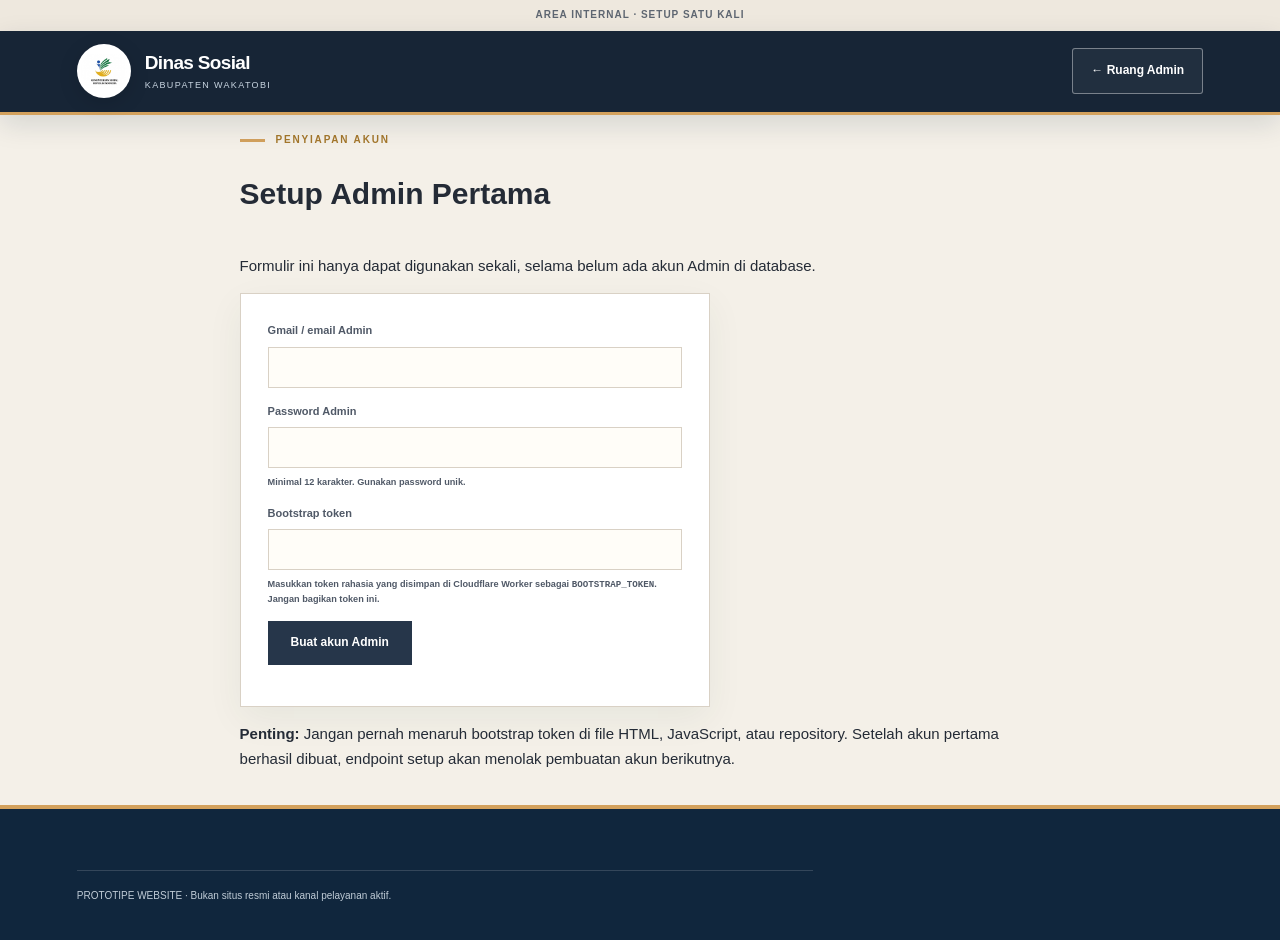
<file: setup-admin.html>
<!doctype html>
<html lang="id">
<head>
<meta charset="utf-8">
<meta name="viewport" content="width=device-width,initial-scale=1">
<meta name="robots" content="noindex,nofollow">
<title>Setup Admin Pertama | Dinsos Wakatobi</title>
<link rel="stylesheet" href="css/styles.css">
<script src="js/main.js" defer></script>
</head>
<body>
<div class="demo-notice">AREA INTERNAL · SETUP SATU KALI</div>
<header class="site-header">
<a class="identity" href="index.html"><img class="identity-logo" src="logo-kemensos.jpg" alt=""><span class="identity-copy"><strong>Dinas Sosial</strong><small>Kabupaten Wakatobi</small></span></a>
<a class="header-action" href="admin.html">← Ruang Admin</a>
</header>
<main class="section-wrap admin-page">
<div class="section-label">PENYIAPAN AKUN</div>
<h1>Setup Admin Pertama</h1>
<p>Formulir ini hanya dapat digunakan sekali, selama belum ada akun Admin di database.</p>
<form class="admin-login-page" id="admin-setup">
<label>Gmail / email Admin<input name="email" type="email" autocomplete="username" maxlength="254" required></label>
<label>Password Admin<input name="password" type="password" autocomplete="new-password" minlength="12" maxlength="128" required><small>Minimal 12 karakter. Gunakan password unik.</small></label>
<label>Bootstrap token<input name="token" type="password" autocomplete="off" required><small>Masukkan token rahasia yang disimpan di Cloudflare Worker sebagai <code>BOOTSTRAP_TOKEN</code>. Jangan bagikan token ini.</small></label>
<button type="submit">Buat akun Admin</button>
<p id="setup-feedback" role="status" aria-live="polite"></p>
</form>
<p><strong>Penting:</strong> Jangan pernah menaruh bootstrap token di file HTML, JavaScript, atau repository. Setelah akun pertama berhasil dibuat, endpoint setup akan menolak pembuatan akun berikutnya.</p>
</main>
<footer class="site-footer"><div class="footer-bottom"><p>PROTOTIPE WEBSITE · Bukan situs resmi atau kanal pelayanan aktif.</p></div></footer>
</body>
</html>
</file>
<file: css/home.css>
@import url("https://fonts.googleapis.com/css2?family=Manrope:wght@400;500;600;700;800&family=IBM+Plex+Mono:wght@400;500;600&family=DM+Serif+Display:ital@0;1&display=swap");
:root{--paper:#f4f0e8;--surface:#fffdf8;--ink:#242b36;--forest:#26364a;--forest-deep:#172536;--sea:#e8e1d4;--line:#d9d1c5;--muted:#706b65;--gold:#d3a15d;--clay:#b85c45;--sans:"Manrope",Arial,sans-serif;--serif:"DM Serif Display",Georgia,serif;--mono:"IBM Plex Mono",monospace;--page:min(1280px,calc(100% - 64px))}
*{box-sizing:border-box}
html{scroll-behavior:smooth;scroll-padding-top:116px}
body{margin:0;background:var(--paper);color:var(--ink);font:400 15px/1.7 var(--sans);-webkit-font-smoothing:antialiased}
img{display:block;max-width:100%}
a{color:inherit}
button,a{-webkit-tap-highlight-color:transparent}
::selection{background:var(--forest);color:#fff}
.site-container{width:var(--page);margin-inline:auto}
.skip-link{position:absolute;z-index:100;top:-70px;left:18px;padding:10px 15px;background:var(--surface);color:var(--forest);border:1px solid var(--line)}
.skip-link:focus{top:12px}
.gov-strip{background:var(--forest-deep);color:#e9e2d7;font:500 9px/1.2 var(--mono);letter-spacing:.13em;text-transform:uppercase}
.gov-strip .site-container{min-height:34px;display:flex;align-items:center;justify-content:space-between;gap:15px}
.gov-strip span+span{color:#aaa49a}
.site-header{position:sticky;top:0;z-index:40;background:rgba(255,254,249,.96);border-bottom:1px solid var(--line);backdrop-filter:blur(16px)}
.header-main{width:var(--page);min-height:84px;margin:auto;display:flex;align-items:center;justify-content:space-between;gap:28px}
.identity{display:inline-flex;align-items:center;gap:13px;min-width:0;text-decoration:none;color:var(--forest)}
.identity-emblem{width:46px;height:46px;display:grid;place-items:center;border:1px solid #d1c8ba;border-radius:50%;background:#eee8de;color:var(--forest);flex:none}
.identity-emblem svg{width:29px;height:29px}
.identity-copy{display:grid;gap:3px;line-height:1.08}
.identity-copy strong{font-size:14px;font-weight:800;letter-spacing:.025em}
.identity-copy small{color:var(--muted);font:500 9px/1.4 var(--mono);letter-spacing:.105em;text-transform:uppercase}
.header-meta{display:flex;align-items:center;gap:20px;color:var(--muted);font:500 9px var(--mono);letter-spacing:.09em;text-transform:uppercase}
.header-meta a{padding:10px 13px;border:1px solid var(--line);text-decoration:none;color:var(--forest);transition:background .2s,border-color .2s}
.header-meta a:hover{background:var(--sea);border-color:#b8c9bd}
.menu-toggle{display:none}
.site-nav{width:var(--page);min-height:48px;margin:auto;display:flex;align-items:center;gap:clamp(15px,2.4vw,32px);border-top:1px solid #e7e9e1}
.site-nav a{position:relative;display:inline-flex;align-items:center;min-height:47px;color:#5e6671;text-decoration:none;font-size:11px;font-weight:700;transition:color .2s}
.site-nav a:after{position:absolute;right:100%;bottom:0;left:0;height:2px;background:var(--clay);content:"";transition:right .22s}
.site-nav a:hover,.site-nav a.is-active{color:var(--forest)}
.site-nav a:hover:after,.site-nav a.is-active:after{right:0}
.site-nav .nav-strong{margin-left:auto;color:var(--clay)}
.hero{width:var(--page);margin:auto;padding:76px 0 72px;display:grid;grid-template-columns:minmax(0,1fr) minmax(350px,.88fr);align-items:center;gap:clamp(42px,7vw,104px)}
.hero-copy{max-width:650px;padding:12px 0}
.eyebrow,.section-label{display:flex;align-items:center;gap:11px;color:var(--clay);font:600 9px/1.4 var(--mono);letter-spacing:.15em;text-transform:uppercase}
.eyebrow:before{width:28px;height:1px;background:var(--clay);content:""}
.hero h1{max-width:700px;margin:26px 0 23px;color:var(--forest-deep);font:500 clamp(48px,6vw,82px)/.99 var(--serif);letter-spacing:-.045em}
.hero h1 em,.section-heading em,.profile-copy h2 em,.faq-intro h2 em,.contact-copy h2 em{color:var(--clay);font-style:normal}
.hero-description{max-width:470px;margin:0;color:#706b65;font-size:15px;line-height:1.9}
.hero-actions{display:flex;align-items:center;flex-wrap:wrap;gap:22px;margin-top:30px}
.button-dark{display:inline-flex;align-items:center;justify-content:space-between;gap:35px;min-height:49px;padding:0 17px;background:var(--forest);color:#fff;text-decoration:none;font-size:11px;font-weight:700;transition:background .2s,transform .2s}
.button-dark:hover{background:var(--forest-deep);transform:translateY(-2px)}
.button-dark span{color:#e3bd80;font-size:17px}
.text-link{display:inline-flex;align-items:center;gap:12px;color:var(--forest);text-decoration:none;font-size:11px;font-weight:700}
.text-link span{color:var(--clay);font-size:16px;transition:transform .2s}
.text-link:hover span{transform:translate(3px,-3px)}
.hero-foot{display:flex;align-items:center;gap:22px;margin-top:56px;padding-top:15px;border-top:1px solid var(--line);color:#827b72;font:500 8px var(--mono);letter-spacing:.1em;text-transform:uppercase}
.hero-foot span+span{padding-left:22px;border-left:1px solid #d2c9bc}
.hero-photo{position:relative;width:100%;max-width:570px;justify-self:end;margin:0;padding:0 0 34px 28px}
.hero-photo:before{position:absolute;top:24px;right:-19px;bottom:12px;left:0;border:1px solid #d4cabb;content:""}
.hero-photo img{position:relative;z-index:1;width:100%;aspect-ratio:1.04/1;object-fit:cover;object-position:center 52%;background:#dfe5dc}
.photo-caption{position:absolute;z-index:2;right:0;bottom:0;left:55px;min-height:72px;padding:14px 18px;background:var(--forest);color:#fff;display:flex;align-items:center;justify-content:space-between;gap:16px}
.photo-caption small{display:block;color:#dfbd83;font:500 8px var(--mono);letter-spacing:.13em}
.photo-caption strong{display:block;margin-top:4px;font-size:12px;font-weight:700}
.photo-caption span{color:#dfbd83;font:500 9px var(--mono)}
.quick-panel{width:var(--page);margin:0 auto 30px;padding:25px 28px 27px;background:var(--surface);border:1px solid var(--line);display:grid;grid-template-columns:190px minmax(0,1fr);gap:28px}
.quick-intro{align-self:center}
.quick-intro small{color:var(--clay);font:600 9px var(--mono);letter-spacing:.12em}
.quick-intro strong{display:block;margin-top:6px;color:var(--forest);font:500 23px/1.15 var(--serif)}
.quick-grid{display:grid;grid-template-columns:repeat(4,minmax(0,1fr))}
.quick-link{position:relative;min-height:88px;padding:12px 19px;border-left:1px solid var(--line);display:flex;flex-direction:column;justify-content:center;gap:5px;text-decoration:none;transition:background .2s}
.quick-link:hover{background:#f1ece3}
.quick-link small{color:#9b6a4c;font:500 8px var(--mono);letter-spacing:.11em}
.quick-link strong{max-width:150px;color:var(--forest);font-size:12px;line-height:1.4}
.quick-link em{color:#77716a;font-size:10px;font-style:normal;line-height:1.5}
.quick-arrow{position:absolute;top:13px;right:14px;color:var(--clay);font-size:16px}
.section-shell{width:var(--page);margin-inline:auto}
.profile-section{padding:104px 0 108px;display:grid;grid-template-columns:minmax(0,1.1fr) minmax(270px,.7fr);gap:clamp(42px,8vw,120px);align-items:start}
.section-label .section-number{color:#9b6a4c}
.profile-copy h2,.section-heading h2,.faq-intro h2{margin:22px 0 20px;color:var(--forest-deep);font:500 clamp(38px,4.8vw,62px)/1.04 var(--serif);letter-spacing:-.035em}
.profile-copy>p{max-width:690px;color:#696b70;font-size:14px;line-height:1.95}
.profile-note{margin-top:24px;padding:19px 22px;border-left:3px solid var(--gold);background:#e9e2d7}
.profile-note small{color:#9b6a4c;font:600 8px var(--mono);letter-spacing:.13em}
.profile-note p{margin:7px 0 0;color:#454e5b;font-size:12px;line-height:1.8}
.profile-aside{padding:27px 28px;background:var(--sea);border:1px solid #e2d9cb}
.profile-aside .aside-mark{display:flex;align-items:center;justify-content:space-between;padding-bottom:17px;border-bottom:1px solid #d9cebd;color:#79736c;font:500 8px var(--mono);letter-spacing:.1em}
.profile-aside .aside-mark b{color:var(--clay);font-size:15px;font-weight:500}
.profile-aside h3{margin:22px 0 8px;color:var(--forest);font:500 27px/1.12 var(--serif)}
.profile-aside p{margin:0;color:#6c6b6d;font-size:12px;line-height:1.8}
.profile-aside a{display:inline-flex;margin-top:20px;padding-bottom:5px;border-bottom:1px solid #9aab9e;color:var(--forest);text-decoration:none;font-size:10px;font-weight:700}
.services-section{padding:88px 0 96px;background:var(--forest-deep);color:#fff}
.services-head{display:flex;align-items:end;justify-content:space-between;gap:35px;margin-bottom:42px}
.services-head .section-label{color:#e0bc82}
.services-head .section-label .section-number{color:#c8c0b5}
.section-heading h2{max-width:680px;margin:17px 0 0;color:#fff}
.services-head>p{max-width:390px;margin:0 0 6px;color:#c8c0b5;font-size:12px;line-height:1.85}
.service-grid{display:grid;grid-template-columns:repeat(3,minmax(0,1fr));border-top:1px solid #ffffff36;border-bottom:1px solid #ffffff36}
.service-card{position:relative;min-height:278px;padding:25px 28px 26px 0;display:flex;flex-direction:column;border-right:1px solid #ffffff36}
.service-card+.service-card{padding-left:28px}
.service-card:last-child{border-right:0}
.service-top{display:flex;align-items:center;justify-content:space-between;color:#e0bc82;font:500 9px var(--mono);letter-spacing:.11em}
.service-top b{font-size:23px;font-weight:400}
.service-card h3{max-width:290px;margin:36px 0 12px;color:#fff;font:500 27px/1.12 var(--serif)}
.service-card p{max-width:330px;margin:0;color:#c8c0b5;font-size:11px;line-height:1.85}
.service-card a{display:inline-flex;align-items:center;gap:11px;margin-top:auto;padding-top:24px;color:#e3bd80;text-decoration:none;font-size:10px;font-weight:700}
.service-foot{margin-top:23px;padding:12px 15px;border:1px solid #ffffff28;color:#c8c0b5;font-size:10px;line-height:1.7}
.service-foot strong{margin-right:10px;color:#e3bd80;font:500 8px var(--mono);letter-spacing:.12em}
.news-section{padding:105px 0 110px}
.news-head{display:flex;align-items:end;justify-content:space-between;gap:35px;margin-bottom:33px}
.news-head .section-heading h2{color:var(--forest-deep)}
.news-head>p{max-width:390px;margin:0 0 7px;color:var(--muted);font-size:12px;line-height:1.9}
.news-layout{display:grid;grid-template-columns:minmax(0,1.15fr) minmax(290px,.85fr);gap:16px}
.news-feature{min-height:370px;padding:34px;display:flex;flex-direction:column;justify-content:space-between;background:#e9e2d7;border:1px solid #ddd4c8}
.news-feature-top{display:flex;align-items:center;justify-content:space-between;color:#947258;font:500 8px var(--mono);letter-spacing:.11em}
.news-feature-top b{color:var(--clay);font-size:24px;font-weight:400}
.news-feature-code{margin-top:28px;color:var(--clay);font:500 clamp(49px,6vw,78px)/.9 var(--serif);letter-spacing:-.055em}
.news-feature h3{max-width:570px;margin:12px 0 11px;color:var(--forest-deep);font:500 clamp(24px,3vw,37px)/1.12 var(--serif);letter-spacing:-.025em}
.news-feature p{max-width:550px;margin:0;color:#6f6c68;font-size:11px;line-height:1.85}
.news-source{display:inline-flex;align-items:center;gap:10px;margin-top:21px;color:var(--forest);text-decoration:none;font-size:10px;font-weight:700}
.news-source span{color:var(--clay);font-size:17px}
.news-stack{display:grid;grid-template-rows:1fr 1fr;gap:16px}
.news-item{padding:25px 25px 23px;background:var(--surface);border:1px solid var(--line);display:flex;flex-direction:column}
.news-item small{color:#9b6a4c;font:500 8px var(--mono);letter-spacing:.12em}
.news-item h3{margin:17px 0 9px;color:var(--forest);font:500 23px/1.15 var(--serif)}
.news-item p{margin:0;color:#716d68;font-size:10px;line-height:1.8}
.news-item a{display:inline-flex;align-items:center;gap:9px;margin-top:auto;padding-top:17px;color:var(--forest);font-size:9px;font-weight:700;text-decoration:none}
.news-item a span{color:var(--clay)}
.news-disclaimer{margin-top:15px;color:#827b72;font-size:9px;line-height:1.7}
.organization-section{padding:95px 0 100px;background:#eae4d9}
.organization-head{display:flex;align-items:end;justify-content:space-between;gap:35px;margin-bottom:42px}
.organization-head h2{margin:17px 0 0;color:var(--forest-deep);font:500 clamp(38px,4.5vw,58px)/1.05 var(--serif);letter-spacing:-.03em}
.organization-head>p{max-width:440px;margin:0 0 5px;color:#706b65;font-size:11px;line-height:1.9}
.org-tree{padding:30px;background:rgba(255,254,249,.62);border:1px solid #ded5c9}
.org-lead{position:relative;width:min(330px,100%);margin:0 auto;padding:17px 22px;background:var(--forest);color:#fff;text-align:center}
.org-lead small{display:block;color:#dfbd83;font:500 8px var(--mono);letter-spacing:.13em}
.org-lead strong{display:block;margin-top:7px;font:500 23px var(--serif)}
.org-stem{width:1px;height:28px;margin:auto;background:#c4b8a7}
.org-branches{position:relative;display:grid;grid-template-columns:repeat(4,minmax(0,1fr));gap:15px;padding-top:28px}
.org-branches:before{position:absolute;top:0;left:12.5%;right:12.5%;height:1px;background:#c4b8a7;content:""}
.org-card{position:relative;min-height:210px;padding:21px 18px 18px;background:#fffdf8;border:1px solid #ded5c9}
.org-card:before{position:absolute;top:-29px;left:50%;width:1px;height:28px;background:#c4b8a7;content:""}
.org-card small{color:#9b6a4c;font:500 8px var(--mono);letter-spacing:.11em}
.org-card h3{margin:14px 0 8px;color:var(--forest);font:500 21px/1.14 var(--serif)}
.org-card p{margin:0;color:#706b65;font-size:10px;line-height:1.75}
.org-tag{display:inline-flex;margin-top:15px;padding:6px 8px;background:#eee8de;color:#505967;font-size:8px;line-height:1.4}
.org-support{display:grid;grid-template-columns:repeat(2,minmax(0,1fr));gap:15px;margin-top:16px}
.org-support article{padding:15px 18px;border:1px dashed #c7bdaf;display:flex;align-items:center;gap:15px}
.org-support b{color:var(--clay);font:500 20px var(--serif)}
.org-support span{color:#696b70;font-size:10px;line-height:1.6}
.org-source{margin:17px 0 0;color:#817970;font-size:9px;line-height:1.8}
.org-source a{color:var(--forest);text-underline-offset:3px}
.ppid-section{padding:100px 0}
.ppid-layout{display:grid;grid-template-columns:minmax(250px,.75fr) minmax(0,1.25fr);gap:clamp(40px,8vw,110px)}
.ppid-intro h2{margin:18px 0 13px;color:var(--forest-deep);font:500 clamp(38px,4.5vw,57px)/1.04 var(--serif);letter-spacing:-.03em}
.ppid-intro p{margin:0;color:#706b65;font-size:11px;line-height:1.9}
.document-list{border-top:1px solid var(--line)}
.document-row{min-height:78px;padding:15px 5px;display:grid;grid-template-columns:34px minmax(0,1fr) auto 22px;align-items:center;gap:14px;border-bottom:1px solid var(--line);text-decoration:none;transition:padding .2s,background .2s}
.document-row:hover{padding-inline:13px;background:#e9e2d7}
.document-row>span:first-child{color:var(--clay);font:500 9px var(--mono)}
.document-row strong{display:block;color:var(--forest);font-size:12px}
.document-row small{display:block;margin-top:3px;color:#827b72;font-size:9px}
.document-status{color:#947258;font:500 8px var(--mono);letter-spacing:.05em;text-align:right}
.document-row>b{color:var(--clay);font-weight:500}
.faq-section{padding:90px 0 96px;background:var(--surface)}
.faq-layout{display:grid;grid-template-columns:minmax(250px,.75fr) minmax(0,1.25fr);gap:clamp(40px,8vw,110px)}
.faq-intro h2{margin:17px 0}
.faq-intro>p{max-width:300px;color:#706b65;font-size:11px;line-height:1.9}
.faq-list{border-top:1px solid var(--line)}
.faq-list details{border-bottom:1px solid var(--line)}
.faq-list summary{position:relative;padding:21px 45px 21px 0;color:var(--forest);font-size:13px;font-weight:700;line-height:1.5;cursor:pointer;list-style:none}
.faq-list summary::-webkit-details-marker{display:none}
.faq-list summary:after{position:absolute;right:2px;top:19px;display:grid;place-items:center;width:24px;height:24px;border:1px solid #d8cfc3;color:var(--clay);content:"+";font:400 17px var(--sans);transition:transform .2s,background .2s}
.faq-list details[open] summary:after{content:"−";background:var(--forest);border-color:var(--forest);color:#fff}
.faq-list details p{max-width:650px;margin:0;padding:0 45px 20px 0;color:#706b65;font-size:11px;line-height:1.9}
.contact-section{padding:78px 0 74px;background:var(--forest);color:#fff}
.contact-layout{display:grid;grid-template-columns:minmax(250px,.8fr) minmax(0,1.2fr);gap:clamp(38px,7vw,90px);align-items:start}
.contact-copy .section-label{color:#e0bc82}
.contact-copy h2{max-width:590px;margin:18px 0 14px;color:#fff;font:500 clamp(39px,4.8vw,58px)/1.04 var(--serif);letter-spacing:-.035em}
.contact-copy p{max-width:300px;margin:0;color:#c8c0b5;font-size:11px;line-height:1.8}
.contact-directory{margin:0;border-top:1px solid #ffffff42;font-style:normal}
.contact-entry{min-height:68px;padding:11px 3px;display:grid;grid-template-columns:100px minmax(0,1fr) 20px;align-items:center;gap:16px;border-bottom:1px solid #ffffff42;color:#fff;text-decoration:none;transition:background .2s,padding .2s}
.contact-entry:hover{padding-inline:10px;background:#ffffff0d}
.contact-kind{color:#e3bd80;font:500 8px/1.4 var(--mono);letter-spacing:.11em}
.contact-detail{min-width:0;display:grid;gap:2px}
.contact-detail strong{color:#fff;font-size:12px;font-weight:600;line-height:1.4;overflow-wrap:anywhere}
.contact-detail small{color:#c8c0b5;font-size:9px;line-height:1.4}
.contact-arrow{color:#e3bd80;font-size:17px;text-align:right;transition:transform .2s}
.contact-entry:hover .contact-arrow{color:#fff;transform:translate(2px,-2px)}
.site-footer{background:var(--forest-deep);color:#c8c0b5}
.footer-main{width:var(--page);min-height:105px;margin:auto;display:flex;align-items:center;justify-content:space-between;gap:25px}
.footer-main p{max-width:390px;margin:0;color:#aaa49a;font-size:9px;line-height:1.7}
.footer-main>span{color:#a9a093;font:500 8px var(--mono);letter-spacing:.1em;text-align:right}
.footer-identity .identity-emblem{width:38px;height:38px;background:#26364a;border-color:#526074;color:#e3bd80}
.footer-identity .identity-copy strong{color:#fff;font-size:12px}
.footer-identity .identity-copy small{color:#aaa49a}
@media(max-width:1050px){
 :root{--page:min(calc(100% - 48px),1280px)}
 .header-meta>span{display:none}
 .hero{gap:42px}
 .quick-panel{grid-template-columns:150px minmax(0,1fr);padding-inline:20px}
 .quick-link{padding-inline:13px}
 .service-card h3{font-size:24px}
 .org-tree{padding:22px}
 .org-card{padding-inline:14px}
}
@media(max-width:760px){
 :root{--page:calc(100% - 34px)}
 html{scroll-padding-top:78px}
 .gov-strip .site-container{min-height:30px;font-size:8px}
 .header-main{min-height:70px;gap:12px}
 .identity-emblem{width:40px;height:40px}
 .identity-copy strong{font-size:12px}
 .identity-copy small{font-size:8px}
 .header-meta{display:none}
 .menu-toggle{display:inline-flex;align-items:center;gap:12px;padding:10px 12px;border:1px solid var(--line);background:transparent;color:var(--forest);font:600 10px var(--sans)}
 .menu-toggle span{color:var(--clay);font-size:17px}
 .site-nav{display:none;width:100%;padding:4px 17px 15px;border-top:1px solid var(--line);background:var(--surface);grid-template-columns:1fr 1fr;gap:0 17px}
 .site-nav.is-open{display:grid}
 .site-nav a{min-height:42px;border-bottom:1px solid #e7e9e1;font-size:11px}
 .site-nav .nav-strong{margin:0}
 .hero{padding:48px 0 46px;grid-template-columns:1fr;gap:30px}
 .hero-copy{padding:0}
 .hero h1{max-width:620px;margin:20px 0 17px;font-size:clamp(45px,11vw,68px)}
 .hero-description{max-width:550px;font-size:13px}
 .hero-foot{margin-top:32px}
 .hero-photo{width:calc(100% - 14px);max-width:none;padding-left:15px;justify-self:start}
 .hero-photo:before{top:13px;right:-12px}
 .hero-photo img{aspect-ratio:1.38/1}
 .photo-caption{left:30px;min-height:62px;padding:10px 13px}
 .quick-panel{margin-bottom:10px;padding:20px 18px;grid-template-columns:1fr;gap:13px}
 .quick-intro strong{font-size:21px}
 .quick-grid{grid-template-columns:1fr 1fr}
 .quick-link{min-height:82px;padding:12px 10px;border-top:1px solid var(--line);border-left:0}
 .quick-link:nth-child(odd){border-right:1px solid var(--line)}
 .profile-section{padding:68px 0;grid-template-columns:1fr;gap:25px}
 .profile-copy h2,.section-heading h2,.faq-intro h2{font-size:clamp(38px,9vw,54px)}
 .profile-aside{max-width:560px}
 .services-section{padding:68px 0}
 .services-head,.news-head,.organization-head{display:block}
 .services-head>p,.news-head>p,.organization-head>p{margin-top:18px}
 .section-heading h2{margin-bottom:0}
 .service-grid{grid-template-columns:1fr}
 .service-card,.service-card+.service-card{min-height:0;padding:23px 0 25px;border-right:0;border-bottom:1px solid #ffffff36}
 .service-card:last-child{border-bottom:0}
 .service-card h3{max-width:400px;margin:18px 0 8px;font-size:26px}
 .service-card a{padding-top:17px}
 .news-section{padding:68px 0}
 .news-layout{grid-template-columns:1fr}
 .news-feature{min-height:330px;padding:25px}
 .news-feature-code{margin-top:20px}
 .news-stack{grid-template-rows:auto}
 .news-item{min-height:210px}
 .organization-section{padding:68px 0}
 .organization-head h2{font-size:clamp(38px,9vw,54px)}
 .org-tree{padding:18px 14px}
 .org-branches{grid-template-columns:1fr;gap:12px;padding:0 0 0 20px}
 .org-branches:before{top:0;bottom:0;left:7px;right:auto;width:1px;height:auto}
 .org-card{min-height:0;padding:18px}
 .org-card:before{top:26px;left:-14px;width:13px;height:1px}
 .org-support{grid-template-columns:1fr}
 .ppid-section{padding:68px 0}
 .ppid-layout,.faq-layout{grid-template-columns:1fr;gap:24px}
 .ppid-intro h2{font-size:clamp(38px,9vw,54px)}
 .document-row{grid-template-columns:25px minmax(0,1fr) 18px;gap:10px}
 .document-status{display:none}
 .faq-section{padding:68px 0}
 .faq-intro h2{margin-bottom:8px}
 .contact-section{padding:62px 0 55px}
 .contact-layout{grid-template-columns:1fr;gap:26px}
 .contact-copy h2{font-size:clamp(41px,9vw,56px)}
 .footer-main{min-height:0;padding:25px 0;display:grid;grid-template-columns:1fr;gap:16px}
 .footer-main>span{text-align:left}
}
@media(max-width:430px){
 .gov-strip .site-container span+span{font-size:7px}
 .identity{gap:9px}
 .identity-emblem{width:36px;height:36px}
 .identity-copy strong{font-size:11px}
 .identity-copy small{font-size:7px}
 .menu-toggle{padding:8px 9px}
 .quick-grid{grid-template-columns:1fr}
 .quick-link{border-right:0!important}
 .hero h1{font-size:clamp(43px,12vw,55px)}
 .hero-actions{gap:15px}
 .hero-foot{gap:10px;font-size:7px}
 .hero-foot span+span{padding-left:10px}
 .photo-caption{left:23px}
 .photo-caption span{font-size:8px}
 .document-row strong{font-size:11px}
 .org-support article{align-items:flex-start}
}

@media(max-width:760px){.org-lead{width:calc(100% - 7px);margin-left:7px}.org-stem{margin-left:7px}}
@media(prefers-reduced-motion:reduce){
 html{scroll-behavior:auto}
 *,*::before,*::after{animation-duration:.01ms!important;animation-iteration-count:1!important;transition-duration:.01ms!important}
}


/* Header and hero refinement */
:root{
 --paper:#f0ebe2;
 --surface:#fffaf2;
 --ink:#242b36;
 --forest:#35465d;
 --forest-deep:#202f45;
 --sea:#e9e1d5;
 --line:#d9d1c5;
 --muted:#706b65;
}
.site-header{position:sticky;top:0;background:rgba(239,238,228,.97);border-bottom:1px solid #d9d1c5;backdrop-filter:blur(14px)}
.header-main{min-height:82px;gap:clamp(16px,2.8vw,40px)}
.site-nav{width:auto;min-height:82px;margin:0 0 0 auto;gap:clamp(12px,1.7vw,25px);border-top:0;flex:1;justify-content:flex-end}
.site-nav a{min-height:82px;white-space:nowrap;font-size:10px}
.site-nav .nav-strong{margin-left:0;padding-inline:13px;background:#e9e2d7}
.hero{position:relative;isolation:isolate;width:100%;min-height:610px;margin:0;padding:104px max(32px,calc((100% - 1280px)/2)) 78px;display:flex;align-items:center;overflow:hidden}
.hero:after{position:absolute;z-index:1;inset:0;background:linear-gradient(90deg,rgba(31,65,58,.88) 0%,rgba(37,70,62,.76) 43%,rgba(38,67,60,.38) 100%);content:""}
.hero-copy{position:relative;z-index:2;width:min(760px,100%);max-width:760px;margin:0;padding:0}
.hero .eyebrow{color:#e3bd80}
.hero .eyebrow:before{background:#e3bd80}
.hero h1{max-width:760px;margin:25px 0 22px;color:#fff;font-size:clamp(52px,6.4vw,88px)}
.hero h1 em{color:#e3bd80}
.hero-description{max-width:560px;color:#e9e2d7;font-size:14px}
.hero .button-dark{background:#e3bd80;color:#26364a}
.hero .button-dark span{color:#87533f}
.hero .button-dark:hover{background:#f1d8b1}
.hero .text-link{color:#fff}
.hero .text-link span{color:#e3bd80}
.hero-foot{max-width:600px;margin-top:52px;border-color:#ffffff55;color:#d8cfc3}
.hero-foot span+span{border-color:#ffffff55}
.hero-photo{position:absolute;z-index:0;inset:0;width:100%;height:100%;max-width:none;margin:0;padding:0}
.hero-photo:before{display:none}
.hero-photo img{width:100%;height:100%;aspect-ratio:auto;object-fit:cover;object-position:center 48%;filter:saturate(.78) brightness(.9);background:#9c9182}
.photo-caption{right:max(28px,calc((100% - 1280px)/2));bottom:22px;left:auto;min-width:210px;min-height:60px;padding:11px 15px;background:rgba(41,75,69,.88);backdrop-filter:blur(8px)}
.quick-panel{background:#f4f0e8;border-color:#d9d1c5}
.quick-link:hover{background:#e9e2d7}
.profile-note{background:#e8e1d4}
.services-section{background:#26364a}
.organization-section{background:#eae4d9}
.contact-section{background:#35465d}
.site-footer{background:#202f45}
@media(max-width:1050px){
 .header-main{gap:15px}
 .site-nav{gap:clamp(9px,1.25vw,15px)}
 .site-nav a{font-size:9px}
}
@media(max-width:900px){
 .header-main{width:var(--page);min-height:0;padding:13px 0 0;display:flex;flex-wrap:wrap;gap:8px 15px}
 .identity{min-height:45px}
 .site-nav{order:2;flex:0 0 100%;width:100%;min-height:45px;margin:0;justify-content:flex-start;gap:22px;overflow-x:auto;overflow-y:hidden;scrollbar-width:none;border-top:1px solid #d9d1c5}
 .site-nav::-webkit-scrollbar{display:none}
 .site-nav a{min-height:44px;font-size:10px}
 .site-nav .nav-strong{margin-left:0}
}
@media(max-width:760px){
 .hero{min-height:590px;padding:75px 17px 78px}
 .hero:after{background:linear-gradient(90deg,rgba(31,65,58,.86),rgba(37,70,62,.65) 72%,rgba(38,67,60,.5))}
 .hero h1{font-size:clamp(47px,11vw,69px)}
 .hero-description{font-size:12px}
 .hero-foot{margin-top:38px}
 .hero-photo img{aspect-ratio:auto}
 .photo-caption{right:14px;bottom:13px;min-width:0;min-height:54px;left:auto;padding:9px 12px}
 .quick-panel{background:#f4f0e8}
}
@media(max-width:430px){
 .header-main{padding-top:10px}
 .site-nav{gap:19px}
 .site-nav a{font-size:9px}
 .hero{min-height:570px;padding-top:65px}
 .hero-foot{gap:9px;font-size:7px}
}


/* Navigation shortcuts */
html{scroll-padding-top:132px}
.site-header{position:sticky;top:0;z-index:80}
.header-main{display:flex;align-items:center;gap:clamp(14px,2vw,28px)}
.site-nav{display:flex;align-items:center;justify-content:flex-end;flex:1;min-width:0;width:auto;min-height:70px;margin:0;gap:clamp(9px,1.15vw,17px);border:0}
.site-nav a{min-height:70px;white-space:nowrap;font-size:10px}
.site-nav .nav-strong{margin-left:0;padding:0 12px;background:#e9e2d7;color:#35465d}
.site-nav .nav-track{padding:0 10px;border:1px solid #aaa49a;color:#35465d}
.site-nav .nav-track:after{display:none}
.site-nav a:hover,.site-nav a.is-active{color:#a6533d}
@media(max-width:1050px){
 .header-main{gap:13px}
 .site-nav{gap:10px}
 .site-nav a{font-size:9px}
}
@media(max-width:900px){
 .header-main{width:var(--page);padding:10px 0 0;display:flex;flex-wrap:wrap;gap:6px 14px}
 .site-nav{order:2;display:flex;flex:0 0 100%;width:100%;min-height:46px;margin:0;justify-content:flex-start;gap:19px;overflow-x:auto;overflow-y:hidden;scrollbar-width:none;border-top:1px solid #d9d1c5}
 .site-nav::-webkit-scrollbar{display:none}
 .site-nav a{min-height:44px;font-size:10px}
 .site-nav .nav-strong{padding:0 11px}
 .site-nav .nav-track{padding:0 10px}
}
@media(max-width:760px){
 html{scroll-padding-top:116px}
 .header-main{min-height:0;padding-top:9px}
 .site-nav{display:flex!important;grid-template-columns:none;padding:0;gap:18px;background:transparent}
 .site-nav a{display:inline-flex;flex:none;min-height:43px;font-size:9px}
}
@media(max-width:430px){
 .site-nav{gap:16px}
 .site-nav a{font-size:9px}
}

/* Admin access in footer */
.footer-admin-link{color:#d3a15d;font:500 9px var(--mono);letter-spacing:.06em;text-decoration:none;white-space:nowrap;border-bottom:1px solid #8c8174;padding:7px 0;transition:color .2s,border-color .2s}
.footer-admin-link:hover{color:#fff;border-color:#e3bd80}
@media(max-width:760px){.footer-main{padding:22px 0;flex-wrap:wrap;justify-content:flex-start;gap:14px 22px}.footer-main>span{margin-left:auto}}

/* Compact PPID: keep only the legal document, not duplicate homepage shortcuts */
.ppid-section{padding:48px 0}
.ppid-layout{grid-template-columns:minmax(180px,.65fr) minmax(0,1.35fr);align-items:center;gap:clamp(24px,5vw,64px)}
.ppid-intro h2{margin:12px 0 0;font-size:clamp(30px,3.2vw,42px)}
.document-row{min-height:58px;padding:12px 4px;grid-template-columns:minmax(0,1fr) 20px;gap:10px}
.document-row strong{font-size:12px}
.document-row small{font-size:9px}
@media(max-width:760px){.ppid-section{padding:34px 0}.ppid-layout{grid-template-columns:1fr;gap:18px}.ppid-intro h2{font-size:34px}}

/* Wakatobi visual identity: limestone, midnight ink and coral */
:root{--page:min(1240px,calc(100% - 64px))}
body{background:#f4f0e8;color:#242b36}
.site-header{background:rgba(255,253,248,.96);border-color:#d9d1c5}
.identity-emblem{border-radius:13px;background:#eee8de;border-color:#d1c8ba}
.hero{background:#172536}
.hero:after{background:linear-gradient(90deg,rgba(23,37,54,.94) 0%,rgba(23,37,54,.78) 46%,rgba(23,37,54,.22) 100%)}
.hero-photo:before{border-color:#d3a15d}
.quick-panel{background:#fffdf8;border-color:#d9d1c5;box-shadow:0 18px 45px rgba(35,39,48,.045)}
.quick-link:hover{background:#f4eee4}
.profile-aside{background:#e9e1d5;border-color:#d9d1c5}
.services-section{background:#26364a}
.news-feature{background:#eee8de;border-color:#ded5c9}
.organization-section{background:#eae4d9}
.org-tree{background:rgba(255,253,248,.78);border-color:#d9d1c5}
.org-lead{background:#26364a}
.org-card{background:#fffdf8;border-color:#ded5c9}
.org-tag{background:#eee8de;color:#505967}
.org-support article{border-color:#c7bdaf}
.ppid-section{background:#f4f0e8}
.document-row:hover{background:#eee8de}
.faq-section{background:#fffdf8}
.contact-section{background:#26364a}
.site-footer{background:#172536}
.button-dark{background:#26364a}
.button-dark:hover{background:#172536}
.site-nav .nav-strong{background:#eee8de;color:#35465d}
.site-nav .nav-track{border-color:#c7bdaf;color:#35465d}
@media(max-width:760px){
 .hero:after{background:linear-gradient(90deg,rgba(23,37,54,.9),rgba(23,37,54,.57))}
 .identity-emblem{border-radius:11px}
}

/* Admin entry in primary navigation */
.site-nav .nav-admin{min-height:36px;padding:0 13px;display:inline-flex;align-items:center;justify-content:center;background:#b85c45;color:#fffdf8;border:1px solid #b85c45;font-size:9px;font-weight:700;letter-spacing:.025em;transition:background .2s,border-color .2s}
.site-nav .nav-admin:hover,.site-nav .nav-admin.is-active{background:#954633;border-color:#954633;color:#fff}
@media(max-width:900px){.site-nav .nav-admin{min-height:34px;padding:0 12px}}
@media(max-width:760px){.site-nav .nav-admin{min-height:32px;padding:0 11px}}
</file>
<file: css/styles.css>
[hidden]{display:none!important}
:root{--forest:#26364a;--forest-dark:#172536;--green:#b85c45;--lime:#e3bd80;--gold:#e4b94f;--paper:#f4f0e8;--surface:#fff;--ink:#242b36;--muted:#706b65;--line:#d9d1c5;--sans:Inter,"Segoe UI",Arial,sans-serif}
*{box-sizing:border-box}
html{scroll-behavior:smooth;scroll-padding-top:145px}
body{margin:0;background:var(--paper);color:var(--ink);font:15px/1.65 var(--sans);-webkit-font-smoothing:antialiased}
a{color:inherit}
img{display:block;max-width:100%}
button,input,select,textarea{font:inherit}
.demo-notice{padding:7px 20px;background:#eee8de;color:#5e6671;text-align:center;font-size:10px;font-weight:700;letter-spacing:.1em}
.site-header{height:88px;position:relative;z-index:20;display:flex;align-items:center;justify-content:space-between;gap:24px;padding:0 clamp(22px,6vw,92px);background:var(--forest-dark);color:#fff}
.identity{display:flex;align-items:center;gap:14px;text-decoration:none;color:#fff}
.identity-logo{width:52px;height:52px;object-fit:contain;background:#fff;border-radius:50%;padding:4px}
.identity-copy{display:grid;line-height:1.25}
.identity-copy strong{font-size:17px;font-weight:750;letter-spacing:-.03em}
.identity-copy small{margin-top:5px;color:#c8c0b5;font-size:11px;letter-spacing:.04em}
.header-action{display:inline-flex;align-items:center;gap:12px;padding:11px 17px;border:1px solid rgba(255,255,255,.38);border-radius:3px;color:#fff;text-decoration:none;font-size:12px;font-weight:700;transition:background .2s,border-color .2s}
.header-action:hover{background:rgba(255,255,255,.1);border-color:#fff}
.header-action span{color:var(--gold)}
.menu-toggle{display:none}
.site-layout{display:block}
.site-sidebar{position:sticky;top:0;z-index:15;display:flex;align-items:center;gap:24px;min-height:58px;padding:0 clamp(22px,6vw,92px);background:#fff;border-bottom:1px solid var(--line);box-shadow:0 4px 16px rgba(26,54,43,.045)}
.sidebar-label,.sidebar-bottom{display:none}
.sidebar-nav{display:flex;align-items:center;gap:4px;width:100%;padding:0}
.sidebar-nav a{position:relative;display:inline-flex;align-items:center;min-height:58px;padding:0 14px;color:#505967;text-decoration:none;font-size:12px;font-weight:650;white-space:nowrap;transition:color .2s,background .2s}
.sidebar-nav a:hover{color:var(--forest);background:#eee8de}
.sidebar-nav a.is-active{color:var(--forest);background:#eee8de}
.sidebar-nav a.is-active:after{position:absolute;left:14px;right:14px;bottom:0;height:3px;background:var(--gold);content:""}
.page-content{min-width:0}
.page-main{min-height:65vh}
.page-main>section:not(.hero){min-height:calc(100vh - 146px);padding-top:clamp(58px,7vw,96px);padding-bottom:clamp(58px,7vw,96px)}
.hero{height:min(690px,calc(100svh - 150px));min-height:520px;position:relative;display:flex;align-items:center;overflow:hidden;padding:70px clamp(28px,8vw,120px);background:var(--forest-dark);color:#fff}
.hero-image,.hero-shade{position:absolute;inset:0;width:100%;height:100%}
.hero-image{object-fit:cover;object-position:center 52%;animation:heroFade 1s ease both}
.hero-shade{background:linear-gradient(90deg,rgba(9,43,35,.88),rgba(12,55,44,.65) 48%,rgba(11,47,38,.12)),linear-gradient(0deg,rgba(8,36,29,.45),transparent 55%)}
.hero-copy{position:relative;z-index:1;max-width:760px}
.eyebrow{margin:0 0 22px;color:#e3bd80;font-size:11px;font-weight:750;letter-spacing:.15em}
.hero h1{margin:0;color:#fff;font:750 clamp(48px,6.6vw,88px)/1.04 var(--sans);letter-spacing:-.065em}
.hero h1 em{color:var(--lime);font-style:normal}
.hero-description{max-width:480px;margin:24px 0 30px;color:#e9e2d7;font-size:15px;line-height:1.8}
.hero-link{display:inline-flex;align-items:center;gap:20px;padding:13px 18px;background:var(--gold);border:1px solid var(--gold);border-radius:3px;color:#242b36;text-decoration:none;font-size:12px;font-weight:750;transition:transform .2s,background .2s}
.hero-link:hover{transform:translateY(-2px);background:#f0ca68}
.hero-link span{font-size:17px}
.hero-caption{position:absolute;left:clamp(28px,8vw,120px);bottom:22px;color:#e9e2d7;font-size:10px;font-weight:700;letter-spacing:.12em}
.section-wrap{padding-left:clamp(24px,7vw,104px);padding-right:clamp(24px,7vw,104px)}
.section-label{display:flex;align-items:center;gap:10px;color:var(--green);font-size:10px;font-weight:800;letter-spacing:.13em}
.section-label:before{width:22px;height:3px;background:var(--gold);content:""}
.intro{padding-top:95px;padding-bottom:95px}
.intro-layout{display:grid;grid-template-columns:1fr .8fr;gap:9%;align-items:start;margin-top:28px}
.intro h2,.section-heading h2,.desil-heading h2,.contact-heading h2{margin:0;color:var(--forest-dark);font:750 clamp(36px,4.5vw,60px)/1.12 var(--sans);letter-spacing:-.055em}
.intro h2 em,.desil-heading h2 em{color:var(--green);font-style:normal}
.intro-copy{max-width:520px}
.intro-copy p{margin:0 0 15px;color:var(--muted);font-size:13px;line-height:1.9}
.intro-copy .lead{color:#454e5b;font-size:17px;line-height:1.75}
.inline-link{display:inline-flex;align-items:center;gap:12px;margin-top:10px;color:var(--green);text-decoration:none;font-size:12px;font-weight:750}
.inline-link span{color:#b38725}
.services-section,.structure-section,.contact-section{background:#fff}
.services-section{padding-top:82px;padding-bottom:90px}
.section-heading{display:grid;grid-template-columns:1fr .55fr;gap:8%;align-items:end;margin:24px 0 34px}
.section-heading>p,.section-heading>div>p{margin:0;color:var(--muted);font-size:13px;line-height:1.85}
.service-list{border-top:1px solid var(--line)}
.service-row{display:grid;grid-template-columns:150px minmax(180px,.8fr) minmax(200px,1.2fr);gap:22px;align-items:center;padding:23px 8px;border-bottom:1px solid var(--line);transition:background .2s,padding .2s}
.service-row:hover{padding-left:18px;padding-right:18px;background:#f4f0e8}
.service-category{color:#9b6a4c;font-size:10px;font-weight:800;letter-spacing:.1em}
.service-row h3{margin:0;color:var(--forest-dark);font:700 20px/1.35 var(--sans);letter-spacing:-.03em}
.service-row p{margin:0;color:var(--muted);font-size:12px;line-height:1.8}
.service-note,.org-note{margin:17px 0 0;color:#827b72;font-size:11px}
.desil-section{padding:82px 0 85px;background:var(--forest);color:#e9e2d7}
.light-label{color:#e3bd80}
.light-label:before{background:var(--gold)}
.desil-heading{display:grid;grid-template-columns:.8fr 1fr;gap:10%;align-items:end;margin:24px 0 36px}
.desil-heading h2{color:#fff}
.desil-heading h2 em{color:var(--lime)}
.desil-heading p{max-width:510px;margin:0;color:#d8cfc3;font-size:12px;line-height:1.9}
.desil-scale{display:grid;grid-template-columns:repeat(10,minmax(0,1fr));border-top:1px solid rgba(255,255,255,.3);border-bottom:1px solid rgba(255,255,255,.3)}
.desil-scale>div{display:grid;gap:8px;padding:18px 8px;border-right:1px solid rgba(255,255,255,.2);text-align:center;transition:background .2s}
.desil-scale>div:last-child{border-right:0}
.desil-scale>div:hover{background:rgba(255,255,255,.1)}
.desil-scale strong{color:#e3bd80;font-size:9px;font-weight:650;white-space:nowrap}
.desil-scale span{color:#fff;font-size:26px;font-weight:750}
.data-note{margin:14px 0 0;color:#c8c0b5;font-size:10px}
.news-section{padding-top:88px;padding-bottom:94px;background:#f4f0e8}
.news-heading{margin-bottom:34px}
.news-feature{display:grid;grid-template-columns:1.12fr .88fr;gap:7%;align-items:center;margin-bottom:42px}
.news-photo{min-height:350px;overflow:hidden;background:#e8e1d4}
.news-photo img{width:100%;height:100%;min-height:350px;object-fit:cover;transition:transform .5s}
.news-photo:hover img{transform:scale(1.035)}
.news-kicker{color:#9b6a4c;font-size:10px;font-weight:800;letter-spacing:.12em}
.news-feature h3{margin:13px 0;color:var(--forest-dark);font:750 clamp(27px,3.2vw,40px)/1.17 var(--sans);letter-spacing:-.045em}
.news-feature p,.news-item p{color:var(--muted);font-size:12px;line-height:1.9}
.news-list{border-top:1px solid #d9d1c5}
.news-item{display:grid;grid-template-columns:1fr 22px;gap:20px;padding:24px 4px;border-bottom:1px solid #d9d1c5;transition:padding .2s,background .2s}
.news-item:hover{padding-left:14px;padding-right:14px;background:rgba(255,255,255,.65)}
.news-item h3{max-width:720px;margin:7px 0;color:var(--forest-dark);font:700 21px/1.35 var(--sans);letter-spacing:-.035em}
.news-item p{max-width:760px;margin:6px 0}
.structure-section{padding-top:90px;padding-bottom:88px}
.structure-heading{margin-bottom:38px}
.structure-heading h2{max-width:540px}
.structure-heading>div{max-width:470px}
.structure-heading .inline-link{margin-top:11px}
.org-chart{padding:28px 0 0}
.org-lead{position:relative;width:min(350px,100%);margin:0 auto 45px;padding:19px 22px 21px;background:#eee8de;border:1px solid var(--line);border-top:4px solid var(--gold);text-align:center}
.org-lead:after{position:absolute;left:50%;top:100%;width:1px;height:45px;background:#d1c8ba;content:""}
.org-lead span,.org-unit>span{display:block;color:#9b6a4c;font-size:9px;font-weight:800;letter-spacing:.12em}
.org-lead strong{display:block;margin-top:7px;color:var(--forest-dark);font-size:23px;font-weight:750}
.org-branches{position:relative;display:grid;grid-template-columns:repeat(4,minmax(0,1fr));gap:18px;padding-top:22px}
.org-branches:before{position:absolute;top:0;left:12.5%;right:12.5%;height:1px;background:#d1c8ba;content:""}
.org-unit{position:relative;padding:18px 17px;background:#fffdf8;border:1px solid var(--line);border-top:3px solid var(--green);transition:transform .2s,box-shadow .2s}
.org-unit:hover{transform:translateY(-3px);box-shadow:0 12px 28px rgba(28,68,48,.08)}
.org-unit:before{position:absolute;left:0;top:-23px;width:1px;height:22px;background:#d1c8ba;content:""}
.org-unit h3{margin:10px 0;color:var(--forest-dark);font-size:17px;line-height:1.35;letter-spacing:-.03em}
.org-unit p{min-height:58px;margin:0;color:var(--muted);font-size:11px;line-height:1.8}
.org-sub{margin-top:10px;padding:9px 0;border-top:1px solid #e9e2d7;color:#706b65;font-size:10px;line-height:1.6}
.org-bottom{display:flex;justify-content:center;gap:12px;margin-top:30px}
.org-bottom span{padding:11px 16px;background:#e9e2d7;border:1px solid #d9d1c5;color:#35465d;font-size:10px;font-weight:750}
.complaint-section{padding:84px 0;background:var(--forest-dark);color:#e9e2d7}
.complaint-layout{display:grid;grid-template-columns:.8fr 1fr;gap:9%;align-items:start}
.complaint-intro h2{max-width:440px;margin:25px 0 15px;color:#fff;font-size:clamp(39px,4.5vw,58px);font-weight:750;line-height:1.12;letter-spacing:-.055em}
.complaint-intro>p{max-width:390px;color:#d8cfc3;font-size:13px;line-height:1.9}
.lapor-link{display:inline-flex;gap:12px;margin-top:17px;padding:12px 0;border-bottom:1px solid #a9a093;color:#fff;text-decoration:none;font-size:12px;font-weight:750}
.lapor-link span{color:var(--gold)}
.complaint-form{display:grid;gap:14px;padding:27px 29px;background:#fff;border:1px solid #e9e2d7;color:var(--ink);box-shadow:0 18px 45px rgba(0,0,0,.12)}
.complaint-form label{display:grid;gap:7px;color:#505967;font-size:11px;font-weight:750}
.complaint-form input,.complaint-form select,.complaint-form textarea{width:100%;padding:12px 13px;border:1px solid #d9d1c5;border-radius:3px;background:#fffdf8;color:#242b36;font:13px var(--sans);outline:none}
.complaint-form input:focus,.complaint-form select:focus,.complaint-form textarea:focus{border-color:var(--green);box-shadow:0 0 0 3px rgba(36,117,101,.12)}
.complaint-form textarea{resize:vertical}
.privacy-note{margin:0;color:#827b72;font-size:10px;line-height:1.65}
.complaint-form button{justify-self:start;padding:12px 20px;border:0;border-radius:3px;background:var(--forest);color:#fff;font-size:12px;font-weight:750;cursor:pointer;transition:background .2s,transform .2s}
.complaint-form button:hover{background:var(--green);transform:translateY(-1px)}
.form-feedback{min-height:12px;margin:0;color:#8a5b23;font-size:11px;line-height:1.65}
.contact-section{padding-top:80px;padding-bottom:84px}
.contact-heading{display:grid;grid-template-columns:1fr .55fr;gap:8%;align-items:end;margin:25px 0 34px}
.contact-heading p{margin:0;color:var(--muted);font-size:12px;line-height:1.9}
.contact-list{display:grid;grid-template-columns:repeat(3,minmax(0,1fr));border-top:1px solid var(--line);border-bottom:1px solid var(--line)}
.contact-item{display:grid;align-content:start;gap:8px;padding:24px 20px 24px 0}
.contact-item+.contact-item{padding-left:22px;border-left:1px solid var(--line)}
.contact-item>span{color:#9b6a4c;font-size:10px;font-weight:800;letter-spacing:.12em}
.contact-item>a,.contact-item>strong{color:var(--forest-dark);font-size:18px;font-weight:750;line-height:1.4;text-decoration:none;overflow-wrap:anywhere}
.contact-item small{color:#827b72;font-size:10px;line-height:1.7}
.site-footer{position:relative;display:grid;grid-template-columns:1fr 300px;gap:26px 8%;align-items:center;padding:35px clamp(24px,7vw,104px);background:#eee8de;border-top:1px solid #d9d1c5}
.footer-identity{display:flex;align-items:center;gap:12px}
.footer-identity .identity-logo{width:42px;height:42px}
.footer-identity div{display:grid;gap:4px}
.footer-identity strong{color:var(--forest-dark);font-size:12px}
.footer-identity small{color:#706b65;font-size:10px}
.footer-bottom{grid-column:1;display:flex;flex-wrap:wrap;gap:8px 18px;color:#827b72;font-size:10px}
.footer-bottom p{margin:0}
.admin-mini{grid-column:2;grid-row:1 / span 2;display:grid;grid-template-columns:1fr 1fr;gap:8px 10px;padding:15px;background:#fff;border:1px solid var(--line)}
.admin-mini-heading{grid-column:1/-1;display:flex;justify-content:space-between;align-items:center;gap:10px}
.admin-mini-heading span{color:#9b6a4c;font-size:9px;font-weight:800;letter-spacing:.1em}
.admin-mini-heading strong{color:var(--forest-dark);font-size:17px}
.admin-mini label{display:grid;gap:4px;color:#5e6671;font-size:10px;font-weight:700}
.admin-mini input{min-width:0;width:100%;padding:9px;border:1px solid #e9e2d7;background:#fffdf8;font-size:11px}
.admin-mini button{grid-column:1/-1;justify-self:end;padding:8px 15px;border:0;background:var(--forest);color:#fff;font-size:10px;font-weight:750;cursor:pointer}
.admin-mini p{grid-column:1/-1;margin:0;color:#827b72;font-size:9px;line-height:1.5}
.admin-footer-link{grid-column:2;grid-row:1;justify-self:end;padding:10px 14px;border:1px solid #d9d1c5;color:#35465d;text-decoration:none;font-size:10px;font-weight:750}
.admin-footer-link span{margin-left:7px;color:#9b6a4c}
.admin-footer-link:hover{background:#fff}
.admin-page{min-height:calc(100vh - 210px);display:flex;flex-direction:column;justify-content:center;max-width:980px;margin:0 auto}
.admin-page-copy{margin:25px 0 28px}
.admin-page-copy h1{margin:0;color:var(--forest-dark);font-size:clamp(40px,5vw,58px);font-weight:750;line-height:1.1;letter-spacing:-.055em}
.admin-page-copy p{max-width:520px;color:var(--muted);font-size:13px}
.admin-login-page{display:grid;gap:14px;width:min(100%,470px);padding:27px;background:#fff;border:1px solid var(--line);box-shadow:0 12px 35px rgba(20,65,45,.06)}
.admin-login-page label{display:grid;gap:7px;color:#505967;font-size:11px;font-weight:750}
.admin-login-page input{width:100%;padding:12px;border:1px solid #d9d1c5;background:#fffdf8;font:13px var(--sans)}
.admin-login-page button{justify-self:start;padding:12px 23px;border:0;background:var(--forest);color:#fff;font-size:12px;font-weight:750;cursor:pointer}
.admin-login-page p{margin:0;color:#827b72;font-size:10px;line-height:1.7}
@keyframes heroFade{from{opacity:.65;transform:scale(1.025)}to{opacity:1;transform:scale(1)}}
::selection{background:var(--lime);color:var(--forest-dark)}
@media(max-width:1050px){.site-sidebar{padding-inline:20px}.sidebar-nav{overflow-x:auto}.sidebar-nav a{padding-inline:11px}.service-row{grid-template-columns:120px 1fr 1.2fr;gap:14px}.org-branches{gap:12px}.org-unit{padding:15px 12px}}
@media(max-width:760px){html{scroll-padding-top:125px}.site-header{height:76px;padding-inline:18px}.identity-logo{width:43px;height:43px}.identity-copy strong{font-size:14px}.identity-copy small{font-size:9px}.header-action{font-size:10px;padding:9px 11px}.site-sidebar{min-height:53px;padding-inline:10px}.sidebar-nav a{min-height:53px;font-size:11px;padding-inline:10px}.sidebar-nav a.is-active:after{left:10px;right:10px}.hero{height:68svh;min-height:500px;padding:45px 25px 65px}.hero h1{font-size:clamp(43px,10vw,66px)}.hero-description{max-width:350px;font-size:13px}.hero-caption{left:25px}.intro-layout,.section-heading,.desil-heading,.contact-heading{grid-template-columns:1fr;gap:18px}.service-row{grid-template-columns:1fr;gap:6px}.service-row p{grid-column:auto}.org-branches{grid-template-columns:repeat(2,minmax(0,1fr));row-gap:25px}.org-branches:before{left:25%;right:25%}.complaint-layout{grid-template-columns:1fr;gap:28px}.site-footer{grid-template-columns:1fr;gap:18px}.admin-footer-link{grid-column:1;grid-row:auto;justify-self:start}.footer-bottom{grid-column:1}.admin-mini{grid-column:1;grid-row:auto}}
@media(max-width:520px){.demo-notice{font-size:8px}.site-header{gap:10px}.identity{gap:9px}.identity-logo{width:38px;height:38px}.identity-copy strong{font-size:12px}.identity-copy small{font-size:8px}.header-action{font-size:9px;padding:8px}.header-action span{display:none}.hero{min-height:480px;height:72svh}.hero h1{font-size:clamp(40px,10.7vw,55px)}.hero-description{font-size:12px}.hero-link{font-size:11px;padding:11px 13px}.section-wrap{padding-inline:22px}.intro,.services-section,.news-section,.structure-section,.contact-section{padding-top:62px;padding-bottom:65px}.intro h2,.section-heading h2,.desil-heading h2,.contact-heading h2{font-size:clamp(34px,9.5vw,47px)}.intro-copy .lead{font-size:15px}.desil-section,.complaint-section{padding:62px 0}.desil-scale{grid-template-columns:repeat(5,minmax(0,1fr))}.desil-scale>div{border-bottom:1px solid rgba(255,255,255,.2)}.desil-scale>div:nth-child(5n){border-right:0}.desil-scale>div:nth-last-child(-n+5){border-bottom:0}.desil-scale strong{font-size:8px}.desil-scale span{font-size:21px}.news-feature{grid-template-columns:1fr;gap:18px}.news-photo,.news-photo img{min-height:230px}.news-feature h3{font-size:29px}.news-item{padding:19px 0}.news-item h3{font-size:18px}.org-lead{margin-bottom:33px}.org-branches{grid-template-columns:1fr;gap:15px;padding-top:0}.org-branches:before,.org-unit:before{display:none}.org-unit p{min-height:0}.org-bottom{flex-direction:column;gap:7px}.org-bottom span{text-align:center}.complaint-intro h2{font-size:clamp(37px,10vw,49px)}.complaint-form{padding:19px}.contact-list{grid-template-columns:1fr}.contact-item{padding:17px 0}.contact-item+.contact-item{padding-left:0;border-left:0;border-top:1px solid var(--line)}.site-footer{padding:25px 22px}.admin-page{min-height:65vh}.admin-login-page{padding:19px}}
@media(prefers-reduced-motion:reduce){html{scroll-behavior:auto}*,*:before,*:after{animation-duration:.01ms!important;animation-iteration-count:1!important;transition-duration:.01ms!important}}

/* Admin portal */
.admin-portal-body{min-height:100vh;background:#f4f0e8}
.admin-portal{width:min(1080px,calc(100% - 48px));min-height:calc(100vh - 190px);margin:0 auto;display:grid;grid-template-columns:1fr 440px;align-items:center;gap:clamp(45px,8vw,110px);padding:70px 0}
.admin-portal-intro{max-width:520px}
.admin-portal-mark{width:58px;height:58px;display:grid;place-items:center;margin-bottom:34px;border:1px solid #d9c38a;background:#fff;color:var(--forest);font-size:17px;font-weight:800;letter-spacing:.08em}
.admin-portal-kicker,.admin-portal-overline{margin:0;color:#9b6a4c;font-size:10px;font-weight:800;letter-spacing:.18em}
.admin-portal-intro h1{margin:17px 0;color:var(--forest-dark);font-size:clamp(43px,5.5vw,68px);line-height:1.04;letter-spacing:-.065em}
.admin-portal-intro h1 em{color:#9b6a4c;font-style:normal}
.admin-portal-intro>p:not(.admin-portal-kicker){max-width:440px;color:#706b65;font-size:14px;line-height:1.9}
.admin-portal-note{display:flex;align-items:center;gap:13px;margin-top:42px;padding-top:22px;border-top:1px solid #d9d1c5}
.admin-portal-note>span{width:9px;height:9px;border-radius:50%;background:#b99a50;box-shadow:0 0 0 5px #e8e1d4}
.admin-portal-note div{display:grid;gap:3px}
.admin-portal-note strong{color:#35465d;font-size:12px}
.admin-portal-note small{color:#827b72;font-size:11px}
.admin-portal-card{padding:34px;background:#fff;border:1px solid #d9d1c5;box-shadow:0 24px 65px rgba(16,59,52,.09)}
.admin-portal-card-head{display:flex;align-items:center;justify-content:space-between;gap:10px;padding-bottom:22px;border-bottom:1px solid #f4f0e8}
.admin-portal-lock{color:#5e6671;font-size:9px;font-weight:800;letter-spacing:.08em}
.admin-portal-card h2{margin:25px 0 3px;color:var(--forest-dark);font-size:25px;letter-spacing:-.04em}
.admin-portal-subtitle{margin:0 0 25px;color:#827b72;font-size:12px}
.admin-portal-form{display:grid;gap:18px}
.admin-portal-form label{display:grid;gap:8px;color:#505967;font-size:11px;font-weight:750}
.admin-portal-form input{width:100%;height:47px;padding:0 13px;border:1px solid #d9d1c5;border-radius:2px;background:#fffdf8;color:#242b36;font-size:13px;outline:none}
.admin-portal-form input:focus{border-color:#c4b8a7;box-shadow:0 0 0 3px rgba(36,117,101,.09)}
.admin-portal-form button{display:flex;align-items:center;justify-content:space-between;gap:15px;margin-top:4px;padding:14px 17px;border:0;border-radius:2px;background:var(--forest);color:#fff;font-size:12px;font-weight:750;cursor:pointer;transition:background .2s}
.admin-portal-form button:hover{background:var(--forest-dark)}
.admin-portal-form button:disabled{opacity:.65;cursor:wait}
.admin-portal-form button span{color:#e4c36f;font-size:18px}
.admin-portal-form #portal-feedback{min-height:18px;margin:0;color:#9b4c3c;font-size:11px;line-height:1.6}
.admin-portal-foot{margin-top:23px;padding-top:17px;border-top:1px solid #f4f0e8;color:#827b72;font-size:10px}
.admin-portal-footer{padding:18px 24px;text-align:center;color:#827b72;font-size:9px;font-weight:750;letter-spacing:.12em}
.admin-portal-footer span{padding:0 7px;color:#b99a50}
@media(max-width:800px){.admin-portal{grid-template-columns:1fr;gap:30px;width:min(520px,calc(100% - 36px));padding:48px 0}.admin-portal-intro{max-width:none}.admin-portal-mark{margin-bottom:22px}.admin-portal-intro h1{font-size:clamp(42px,10vw,58px)}.admin-portal-note{margin-top:24px}.admin-portal-card{padding:26px}.admin-portal-body .site-header{padding-inline:18px}}

/* Administrator dashboard refresh */
.admin-header-actions{display:flex;align-items:center;gap:20px}.admin-secure-label{font-size:9px;font-weight:800;letter-spacing:.13em;color:#e9e2d7}.admin-dashboard-body{background:#f4f0e8}.admin-dashboard{width:min(1120px,calc(100% - 48px));min-height:calc(100vh - 190px);margin:0 auto;padding:62px 0 90px}.admin-dashboard-heading{display:flex;justify-content:space-between;align-items:center;gap:30px;margin-bottom:42px}.admin-dashboard-kicker,.admin-section-heading span{margin:0;color:#9b6a4c;font-size:10px;font-weight:850;letter-spacing:.19em}.admin-dashboard-heading h1{margin:12px 0 10px;color:var(--forest-dark);font-size:clamp(38px,5vw,58px);line-height:1.05;letter-spacing:-.06em}.admin-dashboard-heading h1 em{color:#9b6a4c;font-style:normal}.admin-dashboard-heading>div:first-child>p:last-child{max-width:570px;color:#77716a;font-size:14px}.admin-heading-mark{width:clamp(230px,30%,340px);height:190px;flex:none;overflow:hidden;border:1px solid #d9d1c5;background:#e9e2d7;box-shadow:0 12px 28px rgba(20,65,45,.09)}.admin-heading-mark img{display:block;width:100%;height:100%;object-fit:cover;object-position:center}.admin-dashboard-nav{display:flex;align-items:center;gap:7px;flex-wrap:wrap;padding:10px;background:#fff;border:1px solid #e9e2d7;box-shadow:0 8px 25px rgba(20,65,45,.04)}.admin-dashboard-nav button{padding:12px 16px;border:1px solid transparent;background:transparent;color:#505967;font-size:12px;font-weight:700;cursor:pointer}.admin-dashboard-nav button:hover,.admin-dashboard-nav button.is-active{background:#e9e2d7;border-color:#d9d1c5;color:var(--forest-dark)}.admin-dashboard-nav .admin-logout-button{margin-left:auto;color:#9a4d3d}.admin-dashboard-status{display:flex;align-items:center;gap:10px;margin:22px 0;color:#827b72;font-size:11px}.admin-dashboard-status p{margin:0}.admin-status-dot{width:7px;height:7px;border-radius:50%;background:#9b6a4c}.admin-dashboard-section{display:grid;gap:20px}.admin-section-heading{margin:14px 0 0}.admin-section-heading h2{margin:7px 0 3px;color:#26364a;font-size:29px;letter-spacing:-.04em}.admin-section-heading p{margin:0;color:#706b65;font-size:12px}.admin-dashboard-card{padding:27px;background:#fff;border:1px solid #e9e2d7;box-shadow:0 12px 32px rgba(20,65,45,.045)}.admin-dashboard-card h3{margin:0 0 20px;color:#26364a;font-size:17px}.admin-dashboard-form{display:grid;grid-template-columns:repeat(2,minmax(0,1fr));gap:17px}.admin-dashboard-form label{display:grid;gap:7px;color:#505967;font-size:11px;font-weight:750}.admin-dashboard-form input,.admin-dashboard-form select,.admin-dashboard-form textarea,.admin-feedback-card select,.admin-feedback-card textarea{width:100%;min-width:0;padding:12px;border:1px solid #d9d1c5;border-radius:2px;background:#fffdf8;color:#242b36;font:13px var(--sans)}.admin-dashboard-form textarea,.admin-feedback-card textarea{min-height:100px;resize:vertical}.admin-dashboard-form label:nth-child(4),.admin-dashboard-form label:nth-child(5),.admin-dashboard-form label:nth-child(6){grid-column:1/-1}.admin-dashboard-form .admin-primary-button{justify-self:start}.admin-primary-button{padding:12px 18px;border:0;background:var(--forest);color:#fff;font-size:11px;font-weight:800;cursor:pointer}.admin-primary-button:hover{background:#b85c45}.admin-checkbox-label{display:flex!important;align-items:center;gap:9px!important}.admin-checkbox-label input{width:auto}.admin-form-note{color:#827b72;font-size:11px}.admin-feedback-list{display:grid;gap:14px}.admin-feedback-card{display:grid;gap:12px;padding:22px;background:#fff;border:1px solid #e9e2d7}.admin-feedback-card h3{margin:0;color:#26364a;font-size:17px}.admin-feedback-card p{margin:0;color:#706b65;font-size:12px;line-height:1.7}.admin-feedback-card .admin-feedback-meta{color:#827b72;font-size:10px}.admin-feedback-card .admin-feedback-contact{color:#9b6a4c;font-weight:750}.admin-feedback-card select,.admin-feedback-card textarea{max-width:620px}.admin-feedback-card .admin-primary-button{justify-self:start}.admin-dashboard-footer{padding:24px;text-align:center;color:#827b72;font-size:9px;font-weight:750;letter-spacing:.12em}.admin-dashboard-footer span{padding:0 7px;color:#b79a54}@media(max-width:700px){.admin-dashboard{width:calc(100% - 32px);padding:38px 0 60px}.admin-dashboard-heading{align-items:flex-start}.admin-heading-mark{width:70px;height:70px;font-size:25px}.admin-heading-mark span{font-size:6px}.admin-header-actions{gap:8px}.admin-secure-label{display:none}.admin-dashboard-nav{gap:4px}.admin-dashboard-nav button{padding:10px 11px;font-size:10px}.admin-dashboard-nav .admin-logout-button{margin-left:0}.admin-dashboard-form{grid-template-columns:1fr}.admin-dashboard-form label:nth-child(n){grid-column:auto}.admin-dashboard-card{padding:19px}}

/* Admin workspace refinement */
.admin-dashboard-heading{padding:34px 38px;background:linear-gradient(115deg,#172536 0%,#26364a 65%,#b85c45 100%);color:#fff;position:relative;overflow:hidden}.admin-dashboard-heading:after{content:"";position:absolute;width:300px;height:300px;right:70px;top:-190px;border:1px solid rgba(255,255,255,.13);border-radius:50%;box-shadow:0 0 0 28px rgba(255,255,255,.035),0 0 0 58px rgba(255,255,255,.025)}.admin-dashboard-heading .admin-dashboard-kicker{color:#e3bd80}.admin-dashboard-heading h1{color:#fff}.admin-dashboard-heading h1 em{color:#e3bd80}.admin-dashboard-heading>div:first-child>p:last-child{color:#e9e2d7}.admin-heading-mark{z-index:1;background:rgba(255,255,255,.96);border:0;box-shadow:0 12px 35px rgba(0,0,0,.12)}.admin-dashboard-status{padding:10px 13px;background:#e9e2d7;border:1px solid #e8e1d4}.admin-stat-grid{display:grid;grid-template-columns:repeat(5,minmax(0,1fr));gap:12px;margin:0 0 34px}.admin-stat-card{display:grid;gap:7px;min-height:125px;padding:18px;background:#fff;border:1px solid #e9e2d7;box-shadow:0 8px 20px rgba(20,65,45,.035)}.admin-stat-card>span{color:#9b6a4c;font-size:9px;font-weight:850;letter-spacing:.12em}.admin-stat-card strong{color:#26364a;font-size:32px;line-height:1;letter-spacing:-.05em}.admin-stat-card small{color:#827b72;font-size:10px}.admin-dashboard-nav{position:sticky;top:0;z-index:8;border-radius:3px}.admin-dashboard-nav button{border-radius:2px}.admin-dashboard-section{gap:17px}.admin-section-heading{margin:10px 0 4px}.admin-section-heading h2{font-size:32px}.admin-dashboard-card{padding:30px}.admin-card-heading{display:flex;align-items:flex-start;justify-content:space-between;gap:20px;margin-bottom:24px;padding-bottom:19px;border-bottom:1px solid #f4f0e8}.admin-card-heading>div>span{color:#9b6a4c;font-size:9px;font-weight:850;letter-spacing:.15em}.admin-card-heading h3{margin:5px 0 3px;font-size:20px}.admin-card-heading p{margin:0;color:#827b72;font-size:11px}.admin-card-index{color:#d9d1c5;font-size:30px;font-weight:800;letter-spacing:-.06em}.admin-dashboard-form{gap:19px 22px}.admin-dashboard-form label{font-size:11px}.admin-dashboard-form input,.admin-dashboard-form select,.admin-dashboard-form textarea{border-radius:3px;transition:border-color .18s,box-shadow .18s}.admin-dashboard-form input:focus,.admin-dashboard-form select:focus,.admin-dashboard-form textarea:focus{outline:0;border-color:#5e6671;box-shadow:0 0 0 3px rgba(36,117,101,.09)}.admin-primary-button{border-radius:2px;padding:13px 20px}.admin-record-list{display:grid;gap:10px}.admin-record-card{display:grid;gap:11px;padding:17px 18px;background:#fffdf8;border:1px solid #e9e2d7}.admin-record-top{display:flex;justify-content:space-between;align-items:flex-start;gap:14px}.admin-record-top h4{margin:0;color:#26364a;font-size:14px;line-height:1.5}.admin-record-card>p{margin:0;color:#77716a;font-size:11px;line-height:1.7}.admin-record-meta{display:flex;align-items:center;gap:7px;flex-wrap:wrap}.admin-type-tag,.admin-state-live,.admin-state-draft{display:inline-flex;padding:5px 8px;background:#e9e2d7;color:#706b65;font-size:9px;font-weight:800;letter-spacing:.04em;text-transform:uppercase}.admin-state-live{background:#e9e2d7;color:#35465d}.admin-state-draft{background:#f4f0e8;color:#9b6a4c}.admin-record-foot{display:flex;align-items:center;gap:13px;padding-top:10px;border-top:1px solid #e9e2d7}.admin-record-foot code{color:#827b72;font-size:10px}.admin-record-foot small,.admin-record-sub{color:#827b72;font-size:10px}.admin-text-button{margin-left:auto;padding:6px 0;border:0;background:transparent;color:#a45b4d;font-size:10px;font-weight:750;cursor:pointer}.admin-empty-state{padding:28px;text-align:center;border:1px dashed #d9d1c5;background:#fffdf8;color:#827b72;font-size:12px}.admin-feedback-card{border-radius:3px;box-shadow:0 8px 22px rgba(20,65,45,.035)}.admin-feedback-card h3{font-size:16px}.admin-feedback-card select,.admin-feedback-card textarea{border-radius:3px}.admin-dashboard-footer{border-top:1px solid #e9e2d7;background:#e9e2d7}@media(max-width:900px){.admin-stat-grid{grid-template-columns:repeat(3,minmax(0,1fr))}.admin-dashboard-heading{padding:28px}.admin-dashboard-heading:after{right:-80px}}@media(max-width:600px){.admin-dashboard-heading{padding:25px 20px}.admin-heading-mark{width:58px;height:58px;font-size:22px}.admin-stat-grid{grid-template-columns:repeat(2,minmax(0,1fr));gap:8px}.admin-stat-card{min-height:105px;padding:14px}.admin-stat-card strong{font-size:27px}.admin-dashboard-card{padding:19px}.admin-card-heading h3{font-size:17px}.admin-record-top{align-items:flex-start}.admin-record-foot{flex-wrap:wrap}}

/* Foto kantor pada header dashboard administrator */
.admin-heading-mark{width:clamp(180px,24vw,300px);height:170px;overflow:hidden;border:1px solid #e3bd80;background:#fff;box-shadow:0 12px 28px rgba(20,65,45,.08)}.admin-heading-mark img{display:block;width:100%;height:100%;object-fit:cover}.admin-heading-mark span{display:none}@media(max-width:600px){.admin-dashboard-heading{align-items:flex-start;flex-direction:column}.admin-heading-mark{width:100%;height:190px}}

@media(max-width:640px){.admin-dashboard-heading{align-items:flex-start;flex-direction:column}.admin-heading-mark{width:100%;height:190px}}

/* Admin dashboard — editorial ivory layout */
.admin-dashboard-body{min-height:100vh;background:#f4f0e8;color:#172536;font-family:Georgia,"Times New Roman",serif}
.admin-sidebar{position:fixed;inset:0 auto 0 0;width:250px;padding:28px 20px 24px;background:#f4f0e8;border-right:1px solid #d9d1c5;display:flex;flex-direction:column;z-index:30;overflow:hidden}
.admin-brand{display:flex;align-items:center;flex-direction:column;gap:10px;text-align:center;text-decoration:none;color:#172536;padding:0 0 32px}
.admin-brand img{width:72px;height:78px;object-fit:contain}
.admin-brand strong{font-size:19px;line-height:1.15}.admin-brand small{display:block;font-size:14px;font-weight:400;margin-top:3px}
.admin-side-nav{display:grid;gap:7px}
.admin-side-nav button,.admin-side-logout{border:0;background:transparent;color:#35465d;text-align:left;display:flex;align-items:center;gap:14px;padding:14px 16px;font:16px Georgia,serif;cursor:pointer;border-radius:10px;transition:background .2s,color .2s,transform .2s}
.admin-side-nav button span,.admin-side-logout span{width:22px;font:23px Arial,sans-serif;text-align:center}
.admin-side-nav button:hover{background:#e9e2d7;transform:translateX(2px)}
.admin-side-nav button.is-active{background:#172536;color:#fff;box-shadow:0 5px 14px #17253624}
.admin-side-logout{margin-top:22px;border-top:1px solid #d9d4c8;border-radius:0;padding-top:22px}
.admin-side-logout:hover{color:#9b4a3d}
.admin-sidebar-landscape{margin:auto -20px -24px;height:170px;flex:none;background:linear-gradient(0deg,#e2e8dc99,#e2e8dc00),url("wakatobi-hero.jpg") center 70%/cover;opacity:.22;mask-image:linear-gradient(0deg,#000 10%,transparent 100%)}
.admin-main{margin-left:250px;min-height:100vh;padding:0 26px 24px;max-width:none}
.admin-topbar{height:66px;display:flex;align-items:center;justify-content:space-between;padding:0 12px;color:#35465d;font:700 14px Arial,sans-serif;letter-spacing:.03em}
.admin-account{display:flex;align-items:center;gap:10px;padding:9px 15px;border:1px solid #d9d1c5;border-radius:24px;background:#fbfaf5;box-shadow:0 2px 8px #17253610}
.admin-account i{width:9px;height:9px;border-radius:50%;background:#b85c45}
.admin-overview{gap:0!important}
.admin-hero{height:280px;position:relative;overflow:hidden;background:#e5e1d5}
.admin-hero>img{width:100%;height:100%;object-fit:cover;object-position:center 48%;filter:saturate(.78)}
.admin-hero-shade{position:absolute;inset:0;background:linear-gradient(90deg,#f6f2e8f5 0%,#f6f2e8dc 35%,#f6f2e880 57%,#f6f2e800 100%)}
.admin-hero-copy{position:absolute;left:4.5%;top:50%;transform:translateY(-50%);max-width:600px}
.admin-hero-copy>span{font:700 13px Arial,sans-serif;letter-spacing:.04em;color:#35465d}
.admin-hero-copy h1{font-size:clamp(34px,4vw,49px);line-height:1.05;letter-spacing:-.035em;margin:22px 0 12px;color:#172536}
.admin-hero-copy p{font:18px Arial,sans-serif;color:#5e6671;margin:0}
.admin-hero-copy i{display:block;width:98px;height:4px;background:#c4a04c;margin-top:18px}
.admin-overview-stats{display:grid;grid-template-columns:repeat(3,minmax(0,1fr)) 1.15fr;align-items:center;background:#f8f5ed;padding:25px 18px;border-bottom:1px solid #e8e1d4}
.admin-overview-stats article{display:flex;align-items:center;gap:18px;padding:0 22px;border-right:1px solid #d9d1c5;min-height:82px}
.admin-stat-icon{width:62px;height:62px;border-radius:50%;display:grid;place-items:center;background:#e9e2d7;color:#26364a;font:30px Arial,sans-serif;flex:none}
.admin-overview-stats article strong{display:block;font-size:38px;line-height:1;color:#172536}
.admin-overview-stats article small{display:block;font:17px Arial,sans-serif;color:#505967;margin-top:5px}
.admin-overview-stats article em{display:block;font:12px Arial,sans-serif;color:#5e6671;margin-top:3px;font-style:normal}
.admin-overview-stats blockquote{margin:0;padding:0 18px;text-align:center;color:#35465d;font-size:19px;line-height:1.2;font-style:italic}
.admin-overview-columns{display:grid;grid-template-columns:1fr 1fr;gap:18px;margin-top:20px}
.admin-overview-panel{min-width:0;padding:20px 22px;background:#fbf9f3;border:1px solid #e8e1d4;box-shadow:0 4px 14px #403d3010}
.admin-overview-heading{display:flex;justify-content:space-between;align-items:center;gap:12px;border-bottom:1px solid #e4dfd4;padding-bottom:13px;margin-bottom:10px}
.admin-overview-heading h2{font-size:24px;line-height:1.1;margin:0;color:#172536}
.admin-overview-heading button{border:0;background:transparent;color:#35465d;font:13px Arial,sans-serif;cursor:pointer}
.admin-overview-heading button:hover{text-decoration:underline}
.admin-overview-heading>span{font:10px Arial,sans-serif;letter-spacing:.1em;color:#9b8757}
.admin-preview-publication{padding:14px 4px;border-bottom:1px solid #e8e1d4;animation:adminRise .35s ease both}
.admin-preview-publication:last-child,.admin-preview-feedback:last-child{border-bottom:0}
.admin-preview-tag,.admin-preview-state{display:inline-block;padding:5px 10px;border-radius:20px;background:#f0e5c9;color:#806632;font:11px Arial,sans-serif}
.admin-preview-publication h3{font-size:19px;line-height:1.2;margin:9px 0 5px;color:#172536}
.admin-preview-publication p,.admin-preview-feedback p{font:13px/1.45 Arial,sans-serif;color:#5e6671;margin:0}
.admin-preview-feedback{display:grid;grid-template-columns:1fr auto;gap:4px 12px;align-items:center;padding:13px 4px;border-bottom:1px solid #e8e1d4;animation:adminRise .35s ease both}
.admin-preview-feedback b{font:700 13px Arial,sans-serif;color:#26364a}
.admin-preview-feedback p{grid-column:1}
.admin-preview-state{grid-column:2;grid-row:1/3;background:#e9e2d7;color:#35465d}
.admin-overview-empty{font:13px Arial,sans-serif;color:#827b72;padding:16px 4px}
.admin-activity{margin-top:18px}
.admin-activity-line{display:flex;align-items:center;gap:16px;padding:12px 4px;font:13px Arial,sans-serif;color:#505967}
.admin-activity-line i{width:9px;height:9px;border-radius:50%;background:#b85c45;flex:none}
.admin-activity-line time{white-space:nowrap;color:#827b72}
.admin-activity-line p{margin:0}
.admin-management-section{max-width:1050px;margin:24px auto!important;gap:20px!important}
.admin-management-section .admin-section-heading{padding:20px 0}
.admin-dashboard-card{background:#fbfaf5;border-color:#e8e1d4;box-shadow:0 5px 18px #1725360b}
.admin-dashboard-card h3,.admin-section-heading h2{color:#172536}
.admin-dashboard-form input,.admin-dashboard-form select,.admin-dashboard-form textarea{border-radius:3px;background:#fffdf8;border-color:#d8d3c7}
.admin-primary-button{background:#172536}
.admin-primary-button:hover{background:#b85c45}
.admin-dashboard-status{font:12px Arial,sans-serif;color:#706b65;padding:8px 0}
.admin-dashboard-footer{margin:25px 0 0;text-align:center;color:#8b9187;font:9px Arial,sans-serif;letter-spacing:.12em}
@keyframes adminRise{from{opacity:0;transform:translateY(7px)}to{opacity:1;transform:translateY(0)}}
@media(max-width:900px){.admin-sidebar{width:205px;padding-inline:14px}.admin-main{margin-left:205px;padding-inline:16px}.admin-overview-stats{grid-template-columns:repeat(3,1fr)}.admin-overview-stats blockquote{display:none}.admin-overview-stats article{padding:0 12px;gap:10px}.admin-stat-icon{width:48px;height:48px}.admin-overview-columns{grid-template-columns:1fr}}
@media(max-width:620px){.admin-sidebar{position:relative;width:100%;height:auto;padding:12px 14px}.admin-brand{flex-direction:row;text-align:left;padding:0 0 12px}.admin-brand img{width:42px;height:46px}.admin-brand strong{font-size:16px}.admin-brand small{font-size:12px}.admin-side-nav{display:flex;overflow-x:auto;gap:5px}.admin-side-nav button{white-space:nowrap;padding:10px 12px;font-size:13px}.admin-side-nav button span{font-size:18px;width:auto}.admin-side-logout{position:absolute;right:12px;top:12px;margin:0;border:0;padding:8px;font-size:0}.admin-sidebar-landscape{display:none}.admin-main{margin:0;padding:0 12px 18px}.admin-topbar{height:48px;font-size:11px}.admin-hero{height:245px}.admin-hero-copy{left:6%;right:5%}.admin-hero-copy h1{font-size:34px}.admin-hero-copy p{font-size:14px}.admin-overview-stats{padding:14px 4px}.admin-overview-stats article{padding:0 7px;gap:7px;min-height:65px}.admin-stat-icon{width:35px;height:35px;font-size:19px}.admin-overview-stats article strong{font-size:26px}.admin-overview-stats article small{font-size:12px}.admin-overview-stats article em{display:none}.admin-overview-panel{padding:15px}.admin-overview-heading h2{font-size:20px}.admin-overview-heading button{font-size:11px}.admin-dashboard-form{grid-template-columns:1fr}.admin-dashboard-form label{grid-column:1!important}}

/* Beranda: rapikan ruang kosong antarbagian */
.page-main>section:not(.hero){min-height:0;padding-top:clamp(46px,5.2vw,72px);padding-bottom:clamp(46px,5.2vw,72px)}
.intro-layout{margin-top:22px;gap:7%}
.intro h2,.section-heading h2,.contact-heading h2{font-size:clamp(32px,4vw,52px)}
.section-heading{margin-top:19px;margin-bottom:27px}
.services-section,.news-section,.structure-section,.contact-section{scroll-margin-top:70px}
.news-feature{margin-bottom:30px}
.news-photo,.news-photo img{min-height:300px}
.org-chart{padding-top:18px}
@media(max-width:760px){
.page-main>section:not(.hero){padding-top:44px;padding-bottom:48px}
.intro-layout,.section-heading,.contact-heading,.news-feature{grid-template-columns:1fr;gap:18px}
.intro-layout{margin-top:18px}
.news-photo,.news-photo img{min-height:220px}
.service-row{grid-template-columns:1fr;gap:7px;padding:17px 4px}
.org-branches{grid-template-columns:1fr 1fr;gap:12px}
}
@media(max-width:480px){
.hero{min-height:460px;height:calc(82svh - 145px);padding:45px 23px}
.hero h1{font-size:clamp(42px,11vw,58px)}
.hero-description{font-size:13px}
.org-branches{grid-template-columns:1fr}
.org-branches:before,.org-unit:before{display:none}
.org-unit p{min-height:0}
.org-bottom{flex-direction:column}
.contact-list{grid-template-columns:1fr}
.contact-item,.contact-item+.contact-item{padding:17px 0;border-left:0;border-bottom:1px solid var(--line)}
}

/* Homepage portal: quick access, citizen guide and live publication feed */
.quick-access{padding-top:56px;padding-bottom:66px;background:#fff}
.quick-access-heading,.latest-heading{display:flex;justify-content:space-between;align-items:end;gap:24px;margin:20px 0 25px}
.quick-access-heading h2,.guide-heading h2,.latest-heading h2{margin:0;color:var(--forest-dark);font-size:clamp(30px,3.8vw,46px);line-height:1.12;letter-spacing:-.05em}
.quick-access-heading p,.guide-heading>p,.latest-heading p{margin:9px 0 0;color:var(--muted);font-size:13px;line-height:1.8}
.quick-access-all{color:var(--green);font-size:12px;font-weight:750;text-decoration:none;white-space:nowrap}
.quick-access-grid{display:grid;grid-template-columns:repeat(4,minmax(0,1fr));gap:12px}
.quick-access-card{display:grid;grid-template-columns:42px 1fr 16px;gap:12px;align-items:center;min-height:112px;padding:17px 15px;background:#fffdf8;border:1px solid #e9e2d7;text-decoration:none;transition:transform .2s,border-color .2s,background .2s}
.quick-access-card:hover{transform:translateY(-3px);background:#fff;border-color:#c8c0b5}
.quick-access-icon{width:40px;height:40px;display:grid;place-items:center;background:#e9e2d7;color:var(--forest);font-size:23px}
.quick-access-card strong,.quick-access-card small{display:block}
.quick-access-card strong{color:var(--forest-dark);font-size:13px;line-height:1.4}
.quick-access-card small{margin-top:5px;color:var(--muted);font-size:10px;line-height:1.55}
.quick-access-card>b{color:#9b6a4c;font-size:17px}
.guide-section{background:#edf2eb;padding-top:70px;padding-bottom:72px}
.guide-heading{display:grid;grid-template-columns:1fr .65fr;gap:8%;align-items:end;margin:20px 0 28px}
.guide-steps{display:grid;grid-template-columns:repeat(3,1fr);gap:0;border-top:1px solid #d9d1c5;border-bottom:1px solid #d9d1c5}
.guide-steps article{display:grid;grid-template-columns:38px 1fr;gap:14px;padding:23px 20px 23px 0}
.guide-steps article+article{padding-left:20px;border-left:1px solid #d9d1c5}
.guide-steps article>span{color:#9b6a4c;font-size:12px;font-weight:800}
.guide-steps h3{margin:0;color:var(--forest-dark);font-size:16px}
.guide-steps p{margin:7px 0 0;color:var(--muted);font-size:11px;line-height:1.8}
.guide-disclaimer{margin:15px 0 0;color:#827b72;font-size:10px}
.latest-section{padding-top:70px;padding-bottom:76px;background:#fff}
.latest-heading{margin-bottom:25px}
.latest-live{display:inline-flex;align-items:center;gap:8px;color:#706b65;font-size:9px;font-weight:800;letter-spacing:.1em;white-space:nowrap}
.latest-live i{width:7px;height:7px;border-radius:50%;background:#b85c45}
.latest-grid{display:grid;grid-template-columns:repeat(2,minmax(0,1fr));gap:12px}
.public-content-card{padding:20px;background:#fffdf8;border:1px solid #e9e2d7}
.public-content-type{color:#9b6a4c;font-size:9px;font-weight:850;letter-spacing:.12em}
.public-content-card h3{margin:10px 0 7px;color:var(--forest-dark);font-size:18px;line-height:1.35}
.public-content-card p{margin:0 0 12px;color:var(--muted);font-size:12px;line-height:1.8}
.public-content-card>small{display:block;color:#827b72;font-size:10px}
.public-content-card .inline-link{margin-top:12px}
.public-content-state{grid-column:1/-1;margin:0;padding:24px;background:#fffdf8;border:1px dashed #d9d1c5;color:#827b72;font-size:12px}
@media(max-width:900px){.quick-access-grid{grid-template-columns:repeat(2,minmax(0,1fr))}}
@media(max-width:640px){.quick-access-heading,.latest-heading{align-items:flex-start;flex-direction:column}.guide-heading{grid-template-columns:1fr;gap:12px}.guide-steps{grid-template-columns:1fr}.guide-steps article,.guide-steps article+article{padding:18px 0;border-left:0}.guide-steps article+article{border-top:1px solid #d9d1c5}.latest-grid{grid-template-columns:1fr}.latest-live{font-size:8px}.quick-access-card{min-height:105px;padding:13px 11px;grid-template-columns:34px 1fr 12px;gap:9px}.quick-access-icon{width:34px;height:34px}}

.faq-section{padding-top:76px;padding-bottom:82px;background:#edf2eb}
.faq-section .section-heading{margin-bottom:25px}
.faq-list{border-top:1px solid #d9d1c5}
.faq-list details{border-bottom:1px solid #d9d1c5;padding:0 4px}
.faq-list summary{position:relative;padding:18px 34px 18px 0;color:var(--forest-dark);font-size:14px;font-weight:700;cursor:pointer;list-style:none}
.faq-list summary::-webkit-details-marker{display:none}
.faq-list summary:after{content:"+";position:absolute;right:4px;top:15px;color:#9b6a4c;font-size:22px;font-weight:400}
.faq-list details[open] summary:after{content:"−"}
.faq-list details p{max-width:820px;margin:0;padding:0 35px 19px 0;color:var(--muted);font-size:12px;line-height:1.85}
.faq-note{margin:17px 0 0;color:#827b72;font-size:10px}
.tracking-panel{max-width:760px;margin:38px auto 0;padding:25px 28px;background:#fffdf8;border:1px solid #e9e2d7;color:var(--ink)}
.tracking-panel h3{margin:12px 0 4px;color:var(--forest-dark);font-size:25px}
.tracking-panel>p{color:var(--muted);font-size:12px}
.tracking-form{display:grid;gap:8px;margin-top:18px}
.tracking-form label{font-size:11px;font-weight:750;color:#505967}
.tracking-form>div{display:flex;gap:9px}
.tracking-form input{min-width:0;flex:1;padding:12px;border:1px solid #d9d1c5;background:#fff;font:13px var(--sans);text-transform:uppercase}
.tracking-form button{padding:12px 17px;border:0;background:var(--forest);color:white;font-size:12px;font-weight:700;cursor:pointer}
.ticket-issued{display:grid;gap:9px;padding:15px;background:#e9e2d7;border:1px solid #d9d1c5;color:#26364a}
.ticket-issued code{width:max-content;padding:9px 12px;background:#fff;border:1px dashed #c4b8a7;font-size:20px;font-weight:800;letter-spacing:.13em;user-select:all}
.ticket-issued p{margin:0;color:#5e6671;font-size:11px;line-height:1.7}
.tracking-result{margin-top:12px;padding:15px;background:white;border:1px solid var(--line)}
@media(max-width:640px){.tracking-panel{padding:20px}.tracking-form>div{flex-direction:column}.tracking-form button{width:100%}}

.org-children{display:grid;gap:8px;margin-top:12px;padding-left:12px;border-left:1px solid #d9d1c5}.org-children .org-unit{padding:12px;background:#fff;border-top-width:2px}.org-children .org-unit h3{font-size:14px;margin:6px 0}.org-children .org-unit p{min-height:0}.org-children .org-sub{font-size:10px}
.service-points{grid-column:1/-1;margin:2px 0 0 172px;padding:14px 17px;background:#f4f0e8;border-left:2px solid #b79a55;border-radius:0 8px 8px 0;color:var(--muted);font-size:12px;line-height:1.8}.service-points strong{display:block;margin-bottom:5px;color:var(--forest-dark);font-size:12px}.service-points ul{margin:0 0 7px;padding-left:18px}.service-points li{padding:2px 0}.service-points span{display:block;color:#827b72;font-size:11px}.service-row{align-items:start}.service-row h3{font-size:19px}.service-row p{font-size:12px;line-height:1.85}@media(max-width:1050px){.service-points{margin-left:134px}}@media(max-width:760px){.service-points{margin:8px 0 0;padding:12px 14px}.service-row{gap:8px}.service-row h3{font-size:18px}}

/* Susunan organisasi: grid stabil dengan cabang bersarang */
.org-chart{width:100%;overflow-x:auto;overflow-y:visible;padding:28px 2px 20px}
.org-lead{margin-bottom:38px}
.org-lead:after{height:38px}
.org-branches{display:grid;grid-template-columns:repeat(4,minmax(0,1fr));align-items:start;gap:26px 16px;width:100%;min-width:0;padding:0}
.org-branches:before{display:none}
.org-node{position:relative;display:flex;flex-direction:column;align-items:stretch;width:100%;min-width:0}
.org-node:before{display:none}
.org-unit{position:relative;width:100%;min-width:0;flex:0 1 auto;padding:16px 14px;background:#fffdf8;border:1px solid var(--line);border-top:3px solid var(--green);overflow-wrap:anywhere}
.org-unit:before{display:none}
.org-unit h3{margin:8px 0;color:var(--forest-dark);font-size:16px;line-height:1.4}
.org-unit p{min-height:0;margin:0;color:var(--muted);font-size:11px;line-height:1.75}
.org-node:has(>.org-children)>.org-unit:after{position:absolute;left:50%;top:100%;height:19px;width:1px;background:#d1c8ba;content:""}
.org-children{display:grid;grid-template-columns:1fr;gap:10px;width:100%;min-width:0;margin:19px 0 0;padding:12px 0 0 14px;border-top:1px solid #d1c8ba;border-left:1px solid #d1c8ba}
.org-children:before{display:none}
.org-children>.org-node{width:100%;min-width:0}
.org-children>.org-node>.org-unit{width:100%;padding:12px 11px;border-top-width:2px;background:#fff}
.org-children .org-unit h3{font-size:14px;margin:6px 0}
.org-children .org-unit p{font-size:10px}
.org-sub{margin-top:9px;padding-top:8px;border-top:1px solid #e9e2d7;color:#706b65;font-size:10px;line-height:1.6}
@media(max-width:900px){
 .org-branches{grid-template-columns:repeat(2,minmax(0,1fr));gap:22px 12px}
}
@media(max-width:520px){
 .org-chart{padding-inline:0}
 .org-branches{grid-template-columns:repeat(2,minmax(0,1fr));gap:16px 9px}
 .org-unit{padding:12px 9px}
 .org-unit h3{font-size:13px}
 .org-unit p{font-size:10px;line-height:1.6}
 .org-children{padding-left:9px;gap:8px}
 .org-children>.org-node>.org-unit{padding:10px 8px}
 .org-children .org-unit h3{font-size:12px}
}

/* Bagan organisasi bercabang, maksimal lima kartu sejajar */
.org-chart{overflow:visible;min-width:0}
.org-branches{grid-template-columns:repeat(5,minmax(0,1fr));align-items:start;gap:28px 14px}
.org-node{min-width:0;max-width:100%}
.org-unit{min-width:0;overflow:hidden;overflow-wrap:anywhere;word-break:normal}
.org-unit h3{overflow-wrap:anywhere}
.org-children{grid-template-columns:repeat(2,minmax(0,1fr));gap:10px 8px;margin-top:20px;padding:14px 0 0;border-top:1px solid #d1c8ba;border-left:0;position:relative}
.org-children:before{content:"";position:absolute;left:25%;right:25%;top:0;height:1px;background:#d1c8ba;display:block}
.org-children>.org-node{min-width:0;position:relative}
.org-children>.org-node:before{content:"";display:block;position:absolute;left:50%;bottom:100%;height:14px;width:1px;background:#d1c8ba}
.org-children>.org-node>.org-unit{height:100%}
@media(max-width:1050px){.org-branches{grid-template-columns:repeat(3,minmax(0,1fr));gap:24px 12px}}
@media(max-width:760px){.org-branches{grid-template-columns:repeat(2,minmax(0,1fr));gap:20px 10px}.org-children{grid-template-columns:repeat(2,minmax(0,1fr));gap:8px 6px}}
@media(max-width:420px){.org-branches{grid-template-columns:repeat(2,minmax(0,1fr));gap:16px 8px}.org-children{grid-template-columns:repeat(2,minmax(0,1fr));gap:7px 5px}.org-children:before{left:25%;right:25%}}
/* Samakan tipografi paragraf seluruh kartu struktur organisasi */
.org-chart .org-unit p{font-family:var(--sans);font-size:11px!important;font-weight:400;line-height:1.75!important;letter-spacing:normal;color:var(--muted)}
@media(max-width:520px){.org-chart .org-unit p{font-size:10px!important;line-height:1.6!important}}

/* Samakan ukuran seluruh kartu struktur organisasi */
.org-chart .org-branches{align-items:stretch;grid-auto-rows:1fr}
.org-chart .org-node{height:100%}
.org-chart .org-unit{height:100%;display:flex;flex-direction:column}
.org-chart .org-unit h3{flex:none}
.org-chart .org-unit p{flex:1}

/* Galeri foto dan berita Wangi-Wangi */
.news-gallery{display:grid;grid-template-columns:1.15fr .85fr;gap:16px;margin:0 0 46px}
.news-gallery figure{position:relative;min-width:0;margin:0;overflow:hidden;background:#e9e2d7}
.news-gallery img{display:block;width:100%;height:260px;object-fit:cover;transition:transform .45s}
.news-gallery figure:hover img{transform:scale(1.025)}
.news-gallery figcaption{display:flex;justify-content:space-between;gap:12px;padding:11px 13px;color:var(--forest-dark);font-size:11px;font-weight:700}
.news-gallery figcaption span{color:var(--muted);font-size:10px;font-weight:400;text-align:right}
.news-feature .news-photo{display:block}
.news-feature .news-photo img{display:block;object-fit:cover}
@media(max-width:760px){.news-gallery{grid-template-columns:1fr 1fr;gap:10px}.news-gallery img{height:190px}.news-gallery figcaption{display:block}.news-gallery figcaption span{display:block;margin-top:3px;text-align:left}}
@media(max-width:520px){.news-gallery{grid-template-columns:1fr;gap:13px;margin-bottom:32px}.news-gallery img{height:220px}}

/* Foto pada kartu berita mengikuti isi artikelnya */
.news-image-list .news-image-item{grid-template-columns:minmax(180px, .72fr) 1.28fr;align-items:center;gap:24px;padding:22px 4px}
.news-item-photo{display:block;min-width:0;height:190px;overflow:hidden;background:#e9e2d7}
.news-item-photo img{display:block;width:100%;height:100%;object-fit:cover;transition:transform .35s}
.news-item-photo:hover img{transform:scale(1.035)}
.news-image-item>div{min-width:0}
@media(max-width:520px){.news-image-list .news-image-item{grid-template-columns:1fr;gap:12px;padding:18px 0}.news-item-photo{height:210px}}


/* Ukuran foto berita dibuat proporsional */
.news-feature{grid-template-columns:minmax(0,.9fr) minmax(0,1.1fr);gap:32px}
.news-photo,.news-photo img{height:250px;min-height:0}
.news-photo img{width:100%;object-fit:cover}
.news-image-list .news-image-item{grid-template-columns:190px minmax(0,1fr);gap:20px}
.news-item-photo{height:128px}
@media(max-width:760px){
.news-feature{grid-template-columns:1fr;gap:14px}
.news-photo,.news-photo img{height:190px;min-height:0}
.news-image-list .news-image-item{grid-template-columns:132px minmax(0,1fr);gap:14px}
.news-item-photo{height:96px}
}
@media(max-width:480px){
.news-photo,.news-photo img{height:165px;min-height:0}
.news-image-list .news-image-item{grid-template-columns:112px minmax(0,1fr);gap:12px}
.news-item-photo{height:84px}
.news-image-item h3{font-size:15px}
.news-image-item p{font-size:11px;line-height:1.6}
}

.social-links{display:flex;align-items:center;flex-wrap:wrap;gap:12px 20px;padding:20px 0;border-bottom:1px solid var(--line)}
.social-links>span{color:#9b6a4c;font-size:10px;font-weight:800;letter-spacing:.12em}
.social-links>a{display:inline-flex;align-items:center;gap:9px;color:var(--forest-dark);font-size:13px;font-weight:700;text-decoration:none}
.social-links>a b{display:grid;place-items:center;width:25px;height:25px;border-radius:50%;background:#1877f2;color:#fff;font:800 17px Arial}
.social-links>a i{font-style:normal;color:var(--muted)}
.social-links>a:hover{color:#1877f2}

.social-links>a .instagram-mark{background:linear-gradient(135deg,#833ab4,#fd1d1d,#fcb045);font-size:19px}
.social-links>a .instagram-mark svg{display:block;width:15px;height:15px;color:#fff}




/* Dinas Sosial — institutional identity refresh */
:root{
 --forest:#173451;--forest-dark:#10263d;--green:#285d7c;--lime:#e9edf2;
 --gold:#d8a84e;--paper:#f2f4f7;--surface:#fff;--ink:#1b2b3b;
 --muted:#657486;--line:#dce2e9;--sans:Inter,"Segoe UI",Arial,sans-serif;
 --serif:Georgia,"Times New Roman",serif;
}
html{scroll-behavior:smooth;scroll-padding-top:145px}
body{background:var(--paper);background-image:linear-gradient(90deg,transparent 49.9%,#17345105 50%,transparent 50.1%),radial-gradient(#17345112 .65px,transparent .65px);background-size:100% 100%,15px 15px;color:var(--ink)}
.site-header{height:84px;padding-inline:clamp(20px,6vw,100px);background:linear-gradient(112deg,#10263d,#173c5c 68%,#1d4b6a);border-bottom:3px solid var(--gold);box-shadow:0 9px 28px #10263d22}
.identity-logo{width:54px;height:54px;filter:drop-shadow(0 5px 9px #0002);transition:transform .55s cubic-bezier(.2,.8,.2,1)}
.identity:hover .identity-logo{transform:rotate(8deg) scale(1.07)}
.identity-copy strong{font-size:19px;letter-spacing:-.035em}
.identity-copy small{color:#c8d5e1;font-size:9px;letter-spacing:.15em;text-transform:uppercase}
.header-action{position:relative;overflow:hidden;border:1px solid #ffffff65;border-radius:3px;padding:12px 18px;background:#ffffff0c;color:#fff;transition:transform .3s,background .3s,box-shadow .3s}
.header-action:before{content:"";position:absolute;inset:0;transform:translateX(-110%);background:linear-gradient(100deg,transparent,#ffffff30,transparent);transition:transform .65s}
.header-action:hover{transform:translateY(-3px);background:#ffffff18;box-shadow:0 9px 22px #071a2b44}
.header-action:hover:before{transform:translateX(110%)}
.header-action span{color:#f2c96f}
.site-sidebar{top:0;min-height:60px;background:#ffffffed;border-bottom:1px solid #d9e0e8;backdrop-filter:blur(14px);box-shadow:0 6px 22px #152f4910}
.sidebar-nav{gap:clamp(9px,1.7vw,24px)}
.sidebar-nav a{min-height:60px;padding:0 3px;color:#526579;font-size:11px;font-weight:750;letter-spacing:.025em;transition:color .25s}
.sidebar-nav a:after{left:0;right:100%;bottom:0;height:3px;background:var(--gold);transition:right .3s cubic-bezier(.2,.8,.2,1)}
.sidebar-nav a:hover,.sidebar-nav a.is-active{color:#153b5a;background:transparent}
.sidebar-nav a:hover:after,.sidebar-nav a.is-active:after{right:0}
.page-main{overflow:clip}
.hero{min-height:clamp(560px,70vw,720px);isolation:isolate;background:#10263d}
.hero:before{content:"";position:absolute;z-index:1;inset:0;pointer-events:none;background:linear-gradient(100deg,#10263df2 0%,#173c5cd9 43%,#173c5c35 100%),repeating-linear-gradient(135deg,transparent 0 42px,#ffffff0b 43px 44px)}
.hero:after{content:"";position:absolute;z-index:1;right:-12vw;top:-26vw;width:60vw;height:60vw;border:1px solid #ffffff25;border-radius:50%;box-shadow:0 0 0 26px #ffffff08,0 0 0 54px #ffffff06,0 0 0 82px #ffffff04;pointer-events:none;animation:orbitSlow 30s linear infinite}
.hero-image{filter:saturate(.62) contrast(1.08);transform:scale(1.04);animation:heroDrift 24s ease-in-out infinite alternate}
.hero-shade{background:linear-gradient(0deg,#10263d9c,transparent 55%)}
.hero-copy{z-index:2;max-width:820px;padding-top:clamp(60px,9vw,115px);animation:heroRise .95s cubic-bezier(.16,1,.3,1) both}
.eyebrow{display:inline-flex;align-items:center;gap:12px;color:#f0c76c;font-size:10px;font-weight:850;letter-spacing:.2em}
.eyebrow:before{content:"";width:35px;height:2px;background:var(--gold)}
.hero h1{font-weight:800;letter-spacing:-.065em;line-height:.99;text-shadow:0 8px 35px #06192b66}
.hero h1 em{color:#f0c76c;font-style:normal}
.hero-description{max-width:500px;color:#e1e9f0;font-size:15px;line-height:1.9}
.hero-link{position:relative;overflow:hidden;gap:24px;margin-top:18px;padding:14px 20px;border:1px solid #e3b95e;border-radius:2px;background:var(--gold);color:#172e44;font-size:11px;font-weight:850;letter-spacing:.035em;transition:transform .3s,box-shadow .3s,background .3s}
.hero-link:hover{transform:translateY(-4px);background:#f2c96f;box-shadow:0 12px 28px #071a2b55}
.hero-link span{font-size:18px;animation:arrowBob 1.7s ease-in-out infinite}
.hero-caption{z-index:2;color:#d5e0e9;font-size:9px;letter-spacing:.2em}
.section-wrap{position:relative;width:min(1180px,calc(100% - 48px));margin-inline:auto}
.section-label{display:flex;align-items:center;gap:11px;color:#a4772b;font-size:10px;font-weight:900;letter-spacing:.18em}
.section-label:before{width:25px;height:3px;background:var(--gold);content:""}
.quick-access{z-index:3;margin-top:-42px;padding:30px clamp(22px,4vw,48px) 38px;background:#fff;border:1px solid #d8e0e8;box-shadow:0 24px 60px #18344e1a}
.quick-access:before{content:"";position:absolute;top:0;right:0;width:180px;height:100%;pointer-events:none;background:repeating-linear-gradient(135deg,#1734510c 0 1px,transparent 1px 12px);mask-image:linear-gradient(90deg,transparent,#000)}
.quick-access-heading{position:relative;align-items:end}
.quick-access-heading h2,.section-heading h2,.guide-heading h2,.contact-heading h2{font-size:clamp(28px,4vw,43px);font-weight:800;letter-spacing:-.055em;color:var(--forest-dark)}
.quick-access-heading p,.section-heading>p,.guide-heading>p,.contact-heading>p{max-width:670px;color:#66778a}
.quick-access-all{border-bottom:2px solid var(--gold);padding-bottom:5px;color:var(--forest);font-size:12px;font-weight:850}
.quick-access-grid{gap:11px}
.quick-access-card{position:relative;min-height:105px;padding:18px;background:linear-gradient(140deg,#fff,#f5f7fa);border:1px solid #dce3eb;transition:transform .35s,border-color .35s,box-shadow .35s;overflow:hidden}
.quick-access-card:before{content:"";position:absolute;left:0;top:0;bottom:0;width:3px;background:var(--gold);transform:scaleY(0);transform-origin:bottom;transition:transform .35s}
.quick-access-card:after{content:"";position:absolute;right:-42px;bottom:-55px;width:120px;height:120px;border:1px solid #285d7c25;border-radius:50%;box-shadow:0 0 0 12px #285d7c08,0 0 0 25px #285d7c06;transition:transform .5s}
.quick-access-card:hover{transform:translateY(-7px);border-color:#9fb2c4;box-shadow:0 16px 30px #17345117}
.quick-access-card:hover:before{transform:scaleY(1)}
.quick-access-card:hover:after{transform:scale(1.35)}
.quick-access-icon{display:grid;place-items:center;width:40px;height:40px;border-radius:3px;background:var(--forest);color:#f2c96f;font-size:21px;box-shadow:4px 4px 0 #d8a84e55}
.quick-access-card strong{color:#173451;font-size:15px;font-weight:800}
.quick-access-card small{color:#6b7a89}
.quick-access-card>b{color:#a4772b;transition:transform .25s}
.quick-access-card:hover>b{transform:translateX(6px)}
.intro{padding-block:clamp(76px,9vw,120px);border-bottom:1px solid #dce2e9}
.intro-layout{gap:clamp(30px,7vw,100px);align-items:start}
.intro-layout h2{font-size:clamp(36px,5.5vw,65px);font-weight:800;line-height:1.06;letter-spacing:-.065em;color:var(--forest-dark)}
.intro-layout h2 em{color:#a4772b;font-style:normal}
.intro-copy{padding:22px 0 0 25px;border-left:3px solid var(--gold)}
.intro-copy p{color:#5e7082;line-height:1.95}
.intro-copy .lead{font-size:19px;line-height:1.6;color:#24435e;font-weight:600}
.inline-link{display:inline-flex;align-items:center;gap:12px;padding:7px 0;border-bottom:1px solid #d8a84e;color:#9a7029;font-size:11px;font-weight:850;letter-spacing:.035em;transition:gap .25s,color .25s}
.inline-link:hover{gap:18px;color:#173f60}
.services-section{padding-block:clamp(68px,8vw,108px)}
.section-heading{max-width:850px}
.section-heading h2{margin:12px 0}
.service-list{display:grid;grid-template-columns:repeat(2,minmax(0,1fr));gap:15px;margin-top:35px;border:0}
.service-row{position:relative;display:block;padding:28px 28px 30px;background:#fff;border:1px solid #dce3eb;box-shadow:0 8px 22px #1734510c;overflow:hidden;transition:transform .35s,border-color .35s,box-shadow .35s}
.service-row:before{content:"";position:absolute;left:0;top:0;bottom:0;width:4px;background:linear-gradient(var(--gold),#285d7c);transform:scaleY(.22);transform-origin:top;transition:transform .4s}
.service-row:after{content:"";position:absolute;right:-48px;top:-58px;width:130px;height:130px;border:1px solid #d8a84e3d;border-radius:50%;box-shadow:0 0 0 13px #d8a84e0c,0 0 0 27px #d8a84e08;transition:transform .55s}
.service-row:hover{transform:translateY(-6px);border-color:#b8c7d5;box-shadow:0 20px 42px #17345119}
.service-row:hover:before{transform:scaleY(1)}
.service-row:hover:after{transform:scale(1.3) rotate(16deg)}
.service-category{color:#a4772b;font-size:9px;font-weight:900;letter-spacing:.16em}
.service-row h3{position:relative;z-index:1;margin:12px 0;font-size:22px;font-weight:800;letter-spacing:-.04em;color:#173451}
.service-row>p,.service-points{color:#627386;font-size:12px;line-height:1.85}
.service-points{margin-top:19px;padding-top:15px;border-top:1px solid #e5eaf0}
.service-points strong{color:#254762;font-size:11px}
.service-points li::marker{color:#bd8b34}
.guide-section{margin-block:20px 80px;padding:clamp(30px,5vw,60px);background:linear-gradient(120deg,#10263d,#1c4a6a);color:#fff;overflow:hidden;isolation:isolate;box-shadow:0 20px 45px #10263d24}
.guide-section:before{content:"";position:absolute;z-index:-1;inset:0;background:radial-gradient(circle at 88% 15%,#d8a84e35,transparent 27%),repeating-linear-gradient(135deg,transparent 0 27px,#ffffff09 28px 29px)}
.guide-section:after{content:"";position:absolute;z-index:-1;right:-90px;bottom:-190px;width:380px;height:380px;border:1px solid #ffffff22;border-radius:50%;box-shadow:0 0 0 22px #ffffff08,0 0 0 46px #ffffff06}
.guide-section .section-label{color:#f0c76c}
.guide-heading h2{color:#fff}
.guide-heading>p{color:#d1dce6}
.guide-steps{display:grid;grid-template-columns:repeat(3,minmax(0,1fr));gap:0;margin-top:36px;border-top:1px solid #ffffff40}
.guide-steps article{display:flex;gap:17px;padding:24px 18px 8px 0;border-right:1px solid #ffffff35}
.guide-steps article+article{padding-left:22px}
.guide-steps article:last-child{border:0}
.guide-steps article>span{font-size:28px;font-weight:800;color:#f0c76c}
.guide-steps h3{font-size:17px;font-weight:800;color:#fff}
.guide-steps p{font-size:12px;color:#cbd8e3;line-height:1.8}
.news-section{padding-block:25px clamp(76px,9vw,116px)}
.news-heading{display:flex;justify-content:space-between;align-items:end;gap:24px;margin-bottom:30px}
.news-heading>p{max-width:430px}
.news-feature{display:grid;grid-template-columns:minmax(0,1.05fr) minmax(0,.95fr);background:#10263d;color:#fff;overflow:hidden;box-shadow:0 20px 48px #17345124}
.news-photo{position:relative;min-height:300px;overflow:hidden}
.news-photo:after{content:"";position:absolute;inset:0;background:linear-gradient(0deg,#10263d55,transparent 62%)}
.news-photo img{width:100%;height:100%;min-height:300px;object-fit:cover;transition:transform .8s cubic-bezier(.2,.8,.2,1),filter .5s}
.news-feature:hover .news-photo img{transform:scale(1.06);filter:saturate(1.08)}
.news-feature-copy{align-self:center;padding:clamp(24px,4vw,48px)}
.news-kicker{color:#f0c76c;font-size:9px;font-weight:900;letter-spacing:.15em}
.news-feature h3{font-size:clamp(24px,3.2vw,38px);font-weight:750;line-height:1.15;color:#fff;letter-spacing:-.045em}
.news-feature-copy p{color:#d1dce6;font-size:12px;line-height:1.9}
.news-feature .inline-link{color:#f0c76c;border-color:#bd913e}
.news-list{display:grid;grid-template-columns:repeat(2,minmax(0,1fr));gap:14px;margin-top:15px}
.news-image-item{display:grid;grid-template-columns:125px minmax(0,1fr);gap:17px;padding:14px;background:#fff;border:1px solid #dce3eb;transition:transform .3s,box-shadow .3s,border-color .3s}
.news-image-item:hover{transform:translateY(-5px);border-color:#b7c7d5;box-shadow:0 14px 30px #17345116}
.news-item-photo{height:120px;overflow:hidden;background:#e2e8ee}
.news-item-photo img{width:100%;height:100%;object-fit:cover;transition:transform .65s}
.news-image-item:hover .news-item-photo img{transform:scale(1.09)}
.news-item h3{font-size:16px;line-height:1.35;font-weight:800;color:#173451}
.news-item p{font-size:11px;line-height:1.7;color:#66778a}
.news-item .inline-link{font-size:9px}
.news-item:not(.news-image-item){padding:20px 22px;background:#e8edf2;border:1px solid #d7e0e9}
.faq-section{padding-block:clamp(68px,8vw,104px);border-top:1px solid #dce2e9}
.faq-section .section-heading{max-width:none}
.faq-section .section-heading>p{max-width:none}
.faq-list{display:grid;grid-template-columns:repeat(2,minmax(0,1fr));gap:11px;margin-top:29px}
.faq-list details{align-self:start;background:#fff;border:1px solid #dce3eb;transition:border-color .25s,box-shadow .25s,transform .25s}
.faq-list details:hover{transform:translateY(-2px)}
.faq-list details[open]{border-color:#d8a84e;box-shadow:0 12px 30px #17345112}
.faq-list summary{position:relative;list-style:none;padding:19px 49px 19px 20px;color:#24435e;font-size:14px;font-weight:750;line-height:1.5;cursor:pointer}
.faq-list summary::-webkit-details-marker{display:none}
.faq-list summary:after{content:"+";position:absolute;right:17px;top:50%;transform:translateY(-50%);display:grid;place-items:center;width:27px;height:27px;border:1px solid #d8a84e;color:#a4772b;font:20px var(--sans);transition:transform .3s,background .3s,color .3s}
.faq-list details[open] summary:after{content:"−";background:var(--forest);color:#fff;transform:translateY(-50%) rotate(180deg)}
.faq-list details>div{padding:0 20px 18px;color:#617286;font-size:12px;line-height:1.85;animation:faqReveal .3s ease both}
.faq-list details>div a{color:#9a7029;text-decoration:underline;text-underline-offset:3px}
.faq-note{font-size:10px;color:#788696;margin-top:18px}
.contact-section{margin-bottom:70px;padding:clamp(30px,5vw,60px);background:linear-gradient(125deg,#e6ebf1,#f5f7f9);border:1px solid #d5dee7;overflow:hidden}
.contact-section:after{content:"";position:absolute;right:-70px;bottom:-145px;width:320px;height:320px;border:1px solid #285d7c38;border-radius:50%;box-shadow:0 0 0 19px #285d7c09,0 0 0 40px #285d7c07,0 0 0 62px #285d7c05;pointer-events:none;animation:orbitSlow 36s linear infinite}
.contact-heading h2{margin:12px 0}
.contact-list{display:grid;grid-template-columns:repeat(3,minmax(0,1fr));gap:11px;margin-top:29px}
.contact-item{position:relative;padding:19px;background:#fff;border:1px solid #d7e0e9;transition:transform .3s,border-color .3s,box-shadow .3s}
.contact-item:hover{transform:translateY(-4px);border-color:#b7c7d5;box-shadow:0 12px 24px #17345112}
.contact-item span{display:block;color:#a4772b;font-size:9px;font-weight:900;letter-spacing:.15em}
.contact-item a,.contact-item>strong{display:block;margin-top:8px;color:#173451;font-size:16px;font-weight:800;overflow-wrap:anywhere}
.social-links{position:relative;z-index:1;display:flex;align-items:center;gap:13px 18px;flex-wrap:wrap;margin-top:20px;padding:20px 0 0;border:0;border-top:1px solid #cbd6e0}
.social-links>span{width:100%;color:#a4772b}
.social-links>a{padding:9px 13px;background:#fff;border:1px solid #d7e0e9;transition:transform .25s,border-color .25s,box-shadow .25s}
.social-links>a:hover{transform:translateY(-3px);border-color:#a8bacb;box-shadow:0 8px 18px #17345113}
.social-links>a .instagram-mark{background:linear-gradient(135deg,#833ab4,#fd1d1d,#fcb045)}
.site-footer{padding:36px clamp(22px,6vw,100px);background:#10263d;color:#fff;border-top:4px solid var(--gold)}
.site-footer .identity-logo{width:44px}
.footer-identity strong{font-size:16px;color:#fff}
.footer-identity small{color:#c2d0dc}
.footer-bottom{border-top:1px solid #ffffff26;margin-top:25px;padding-top:17px;color:#c0ccd7;font-size:10px}
.footer-bottom a{color:#f0c76c}
@keyframes heroRise{from{opacity:0;transform:translate3d(0,34px,0)}to{opacity:1;transform:translate3d(0,0,0)}}
@keyframes heroDrift{from{transform:scale(1.04) translate3d(-.5%,0,0)}to{transform:scale(1.1) translate3d(.6%,-.4%,0)}}
@keyframes arrowBob{0%,100%{transform:translateY(-2px)}50%{transform:translateY(4px)}}
@keyframes faqReveal{from{opacity:0;transform:translateY(-7px)}to{opacity:1;transform:translateY(0)}}
@keyframes orbitSlow{to{transform:rotate(360deg)}}
@keyframes sectionRise{from{opacity:0;transform:translateY(28px)}to{opacity:1;transform:translateY(0)}}
@supports(animation-timeline:view()){
 .quick-access-card,.service-row,.guide-steps article,.news-feature,.news-image-item,.faq-list details,.contact-item{animation:sectionRise linear both;animation-timeline:view();animation-range:entry 0% cover 22%}
}
@media(max-width:760px){
 .site-header{height:72px;padding-inline:17px}.identity-logo{width:42px;height:42px}.identity-copy strong{font-size:16px}.identity-copy small{font-size:8px}
 .header-action{padding:9px 11px;font-size:10px}
 .site-sidebar{overflow-x:auto}.sidebar-nav{width:max-content;min-width:100%;padding-inline:18px;gap:17px}
 .sidebar-nav a{font-size:10px}
 .hero{min-height:570px}.hero:before{background:linear-gradient(90deg,#10263df0,#173c5cba 68%,#173c5c55),linear-gradient(0deg,#10263d99,transparent)}
 .hero:after{width:85vw;height:85vw;right:-35vw;top:-20vw}
 .hero-copy{padding:95px 25px 80px}.hero h1{font-size:clamp(43px,11vw,65px)}
 .section-wrap{width:calc(100% - 30px)}
 .quick-access{margin-top:-30px;padding:24px 18px 28px}
 .quick-access-heading{display:block}.quick-access-all{display:inline-block;margin-top:12px}
 .quick-access-grid{grid-template-columns:1fr 1fr;gap:9px}
 .quick-access-card{padding:13px;gap:10px}.quick-access-card strong{font-size:13px}.quick-access-card small{font-size:10px}
 .intro-layout{grid-template-columns:1fr;gap:8px}.intro-copy{margin-left:4px;padding:5px 0 5px 18px}
 .service-list{grid-template-columns:1fr}
 .guide-steps{grid-template-columns:1fr}
 .guide-steps article,.guide-steps article+article{padding:17px 0;border-right:0;border-bottom:1px solid #ffffff35}
 .guide-steps article:last-child{border-bottom:0}
 .news-heading{display:block}.news-feature{grid-template-columns:1fr}
 .news-photo,.news-photo img{min-height:220px;height:220px}
 .news-feature-copy{padding:24px}
 .news-list{grid-template-columns:1fr}
 .faq-list{grid-template-columns:1fr}
 .contact-list{grid-template-columns:1fr}
 .contact-section{padding:26px 18px}
}
@media(max-width:420px){
 .header-action{font-size:9px}.identity-logo{width:36px}
 .quick-access-grid{grid-template-columns:1fr}
 .news-image-item{grid-template-columns:96px minmax(0,1fr);gap:12px;padding:10px}
 .news-item-photo{height:105px}
 .news-item h3{font-size:15px}
 .hero{min-height:540px}
}
@media(prefers-reduced-motion:reduce){
 html{scroll-behavior:auto}
 *,*::before,*::after{scroll-behavior:auto!important;animation-duration:.01ms!important;animation-iteration-count:1!important;transition-duration:.01ms!important}
}


/* Typography: expressive display + highly readable interface */
:root{--sans:"Manrope","Segoe UI",Arial,sans-serif;--display:"Bricolage Grotesque","Manrope",sans-serif}
body{font-family:var(--sans)}
h1,h2,h3,.identity-copy strong,.quick-access-card strong,.service-row h3,.news-item h3,.news-feature h3,.faq-list summary,.contact-item a,.footer-identity strong{font-family:var(--display)}
.hero h1{font-weight:750;letter-spacing:-.055em}
.intro-layout h2,.quick-access-heading h2,.section-heading h2,.guide-heading h2,.contact-heading h2{font-weight:750;letter-spacing:-.045em}
.service-row h3,.news-feature h3,.news-item h3{font-weight:700;letter-spacing:-.035em}
.faq-list summary{font-weight:650;letter-spacing:-.015em}
.identity-copy strong{letter-spacing:-.035em}

/* Shared institutional palette */
:root{--forest:#26364a;--forest-dark:#172536;--green:#b85c45;--lime:#e3bd80;--gold:#d3a15d;--paper:#f4f0e8;--surface:#fffdf8;--ink:#242b36;--muted:#706b65;--line:#d9d1c5}
body{background:var(--paper);color:var(--ink)}
.site-header{background:var(--forest-dark)}
.site-sidebar{background:#fffdf8}
.hero{background:var(--forest-dark)}
.hero-shade{background:linear-gradient(90deg,rgba(23,37,54,.9),rgba(23,37,54,.64) 48%,rgba(23,37,54,.16)),linear-gradient(0deg,rgba(23,37,54,.38),transparent 55%)}
.complaint-section{background:var(--forest-dark)}
.contact-section{background:#26364a}
</file>
<file: css/public.css>
.public-page .site-header{position:relative}
.service-back{display:inline-flex;align-items:center;gap:12px;padding:11px 15px;border:1px solid var(--line);color:var(--forest);font-size:10px;font-weight:700;text-decoration:none;transition:background .2s}
.service-back:hover{background:var(--sea)}
.service-back span{color:var(--clay);font-size:16px}
.service-main{padding:48px 0 90px}
.service-breadcrumb{display:flex;align-items:center;gap:9px;margin-bottom:18px;color:#819087;font:500 8px var(--mono);letter-spacing:.12em;text-transform:uppercase}
.service-breadcrumb a{color:var(--forest);text-decoration:none}
.service-layout{display:grid;grid-template-columns:minmax(270px,.78fr) minmax(0,1.22fr);align-items:start;gap:18px}
.service-intro{position:sticky;top:24px;min-height:500px;padding:clamp(28px,4vw,48px);overflow:hidden;background:var(--forest-deep);color:#fff}
.service-intro:after{position:absolute;right:-110px;bottom:-140px;width:350px;height:350px;border:1px solid #ffffff26;border-radius:50%;box-shadow:0 0 0 22px #ffffff08,0 0 0 48px #ffffff06;content:"";pointer-events:none}
.service-intro .section-label{color:#dfbd82}
.service-intro h1{position:relative;z-index:1;margin:24px 0 18px;color:#fff;font:500 clamp(39px,4.8vw,60px)/1.02 var(--serif);letter-spacing:-.035em}
.service-intro h1 em{color:#dfbd82;font-style:normal}
.service-intro>p{position:relative;z-index:1;max-width:440px;color:#c5d1c8;font-size:12px;line-height:1.95}
.service-intro .official-link{position:relative;z-index:1;display:inline-flex;align-items:center;gap:18px;margin-top:20px;padding:12px 15px;background:#dfbd82;color:#1b3633;text-decoration:none;font-size:10px;font-weight:800}
.service-intro .official-link span{font-size:16px}
.service-warning{position:relative;z-index:1;margin-top:44px;padding-top:15px;border-top:1px solid #ffffff36;color:#c3d0c6;font-size:9px;line-height:1.8}
.service-warning strong{display:block;margin-bottom:5px;color:#dfbd82;font:500 8px var(--mono);letter-spacing:.11em}
.service-card{padding:clamp(24px,3.5vw,39px);background:var(--surface);border:1px solid var(--line)}
.service-card-heading{padding-bottom:21px;border-bottom:1px solid var(--line)}
.service-card-heading small{color:var(--clay);font:600 8px var(--mono);letter-spacing:.13em}
.service-card-heading h2{margin:10px 0 6px;color:var(--forest);font:500 32px/1.1 var(--serif)}
.service-card-heading p{margin:0;color:#748279;font-size:10px;line-height:1.7}
.public-form{display:grid;grid-template-columns:1fr 1fr;gap:17px 14px;padding-top:24px}
.public-form label{display:grid;align-content:start;gap:7px;color:#405850;font-size:10px;font-weight:700}
.public-form label.full,.public-form .full{grid-column:1/-1}
.public-form input,.public-form select,.public-form textarea{width:100%;min-height:44px;padding:11px 12px;border:1px solid #cfd8ce;border-radius:0;background:#fff;color:var(--ink);font:400 11px/1.6 var(--sans);outline:none;transition:border-color .18s,box-shadow .18s}
.public-form textarea{min-height:112px;resize:vertical}
.public-form input:focus,.public-form select:focus,.public-form textarea:focus{border-color:var(--forest);box-shadow:0 0 0 3px #18413e15}
.public-form input::placeholder,.public-form textarea::placeholder{color:#9aa59e}
.public-form .privacy-note{grid-column:1/-1;margin:-4px 0 0;padding:10px 12px;border-left:2px solid var(--gold);background:#f0f0e8;color:#6e7d73;font-size:9px;line-height:1.7}
.public-form button,.tracking-form button{min-height:46px;padding:0 19px;border:0;background:var(--forest);color:#fff;font:700 10px var(--sans);cursor:pointer;transition:background .2s,transform .2s}
.public-form button:hover,.tracking-form button:hover{background:var(--forest-deep);transform:translateY(-1px)}
.public-form button:disabled,.tracking-form button:disabled{opacity:.55;cursor:wait;transform:none}
.form-feedback{min-height:20px;margin:0;color:var(--clay);font-size:10px;line-height:1.7}
.ticket-issued{padding:15px;background:#e7eee7;border:1px solid #c9d8ca;color:var(--forest)}
.ticket-issued strong,.ticket-issued code,.ticket-issued p{display:block}
.ticket-issued code{margin:9px 0;color:var(--clay);font:600 21px var(--mono);letter-spacing:.1em}
.ticket-issued p{margin:0;font-size:10px;line-height:1.7}
.tracking-card{margin-top:18px;padding:clamp(23px,3.5vw,36px);background:#e7ece4;border:1px solid #d2dbd0}
.tracking-card h2{margin:10px 0 6px;color:var(--forest);font:500 29px/1.1 var(--serif)}
.tracking-card>p{margin:0;color:#718078;font-size:10px;line-height:1.8}
.tracking-form{max-width:650px;margin-top:20px}
.tracking-form>label{display:block;margin-bottom:7px;color:#405850;font-size:10px;font-weight:700}
.tracking-form>div{display:grid;grid-template-columns:minmax(0,1fr) auto;gap:8px}
.tracking-form input{width:100%;min-height:45px;padding:10px 12px;border:1px solid #c8d4c8;background:#fff;color:var(--forest);font:600 13px var(--mono);letter-spacing:.12em}
.tracking-form input:focus{outline:2px solid #18413e;outline-offset:1px}
#track-feedback{margin-top:9px}
#track-result{margin-top:15px}
#track-result .admin-login-page{max-width:650px;padding:16px;background:#fff;border:1px solid var(--line)}
#track-result .admin-login-page p{margin:0;padding:8px 0;border-bottom:1px solid #e7ebe4;color:#5b6d63;font-size:10px}
#track-result .admin-login-page p:last-child{border-bottom:0}
#track-result .admin-login-page strong{color:var(--forest)}
.tracking-page-layout{display:grid;grid-template-columns:minmax(0,.85fr) minmax(300px,1.15fr);gap:18px;align-items:stretch}
.tracking-page-intro{padding:clamp(28px,4vw,48px);background:var(--forest-deep);color:#fff}
.tracking-page-intro .section-label{color:#dfbd82}
.tracking-page-intro h1{margin:24px 0 14px;color:#fff;font:500 clamp(40px,5vw,62px)/1.02 var(--serif);letter-spacing:-.035em}
.tracking-page-intro h1 em{color:#dfbd82;font-style:normal}
.tracking-page-intro p{max-width:400px;color:#c5d1c8;font-size:11px;line-height:1.9}
.tracking-page-form{padding:clamp(25px,3.7vw,42px);background:var(--surface);border:1px solid var(--line)}
.tracking-page-form .section-label{color:var(--clay)}
.tracking-page-form h2{margin:13px 0 6px;color:var(--forest);font:500 30px/1.1 var(--serif)}
.tracking-page-form>p{margin:0;color:#748279;font-size:10px;line-height:1.8}
.tracking-page-form .tracking-form{margin-top:28px}
.service-footer{margin-top:0}
.service-footer .footer-main{min-height:88px}
@media(max-width:850px){
 .service-layout,.tracking-page-layout{grid-template-columns:1fr}
 .service-intro{position:relative;top:auto;min-height:0}
 .service-warning{margin-top:28px}
}
@media(max-width:600px){
 .service-main{padding:29px 0 60px}
 .service-breadcrumb{margin-bottom:13px}
 .public-form{grid-template-columns:1fr;gap:14px}
 .public-form label.full,.public-form .full,.public-form .privacy-note{grid-column:1}
 .service-card{padding:22px 17px}
 .service-intro{padding:27px 21px}
 .service-intro h1,.tracking-page-intro h1{font-size:clamp(42px,11vw,56px)}
 .tracking-card{padding:22px 17px}
 .tracking-form>div{grid-template-columns:1fr}
 .tracking-form button{width:100%}
 .tracking-page-intro,.tracking-page-form{padding:27px 21px}
 .service-back{padding:9px 10px;font-size:9px}
}
</file>
